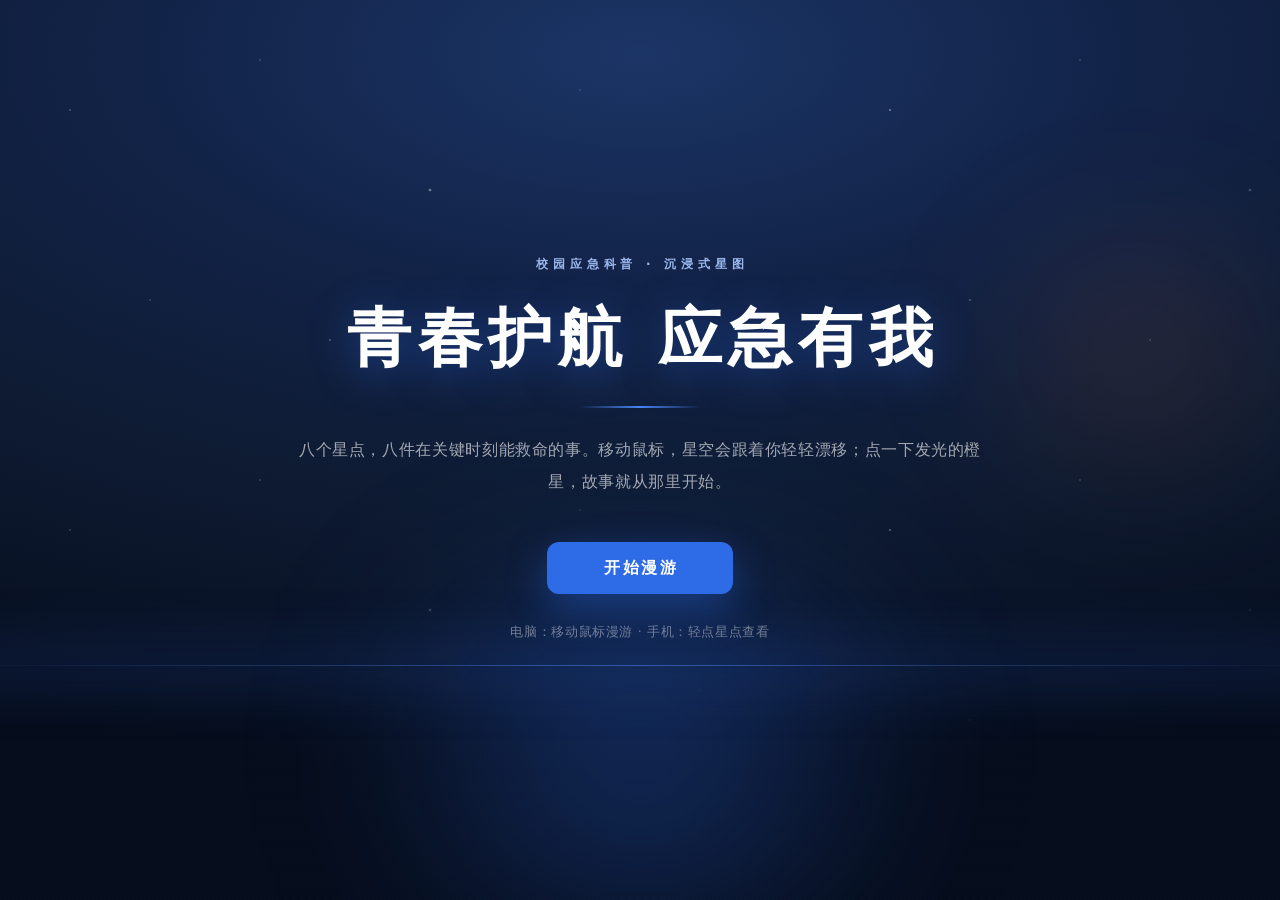
<file: index.html>
<!DOCTYPE html>
<html lang="zh-CN">
<head>
  <meta charset="UTF-8" />
  <meta name="viewport" content="width=device-width, initial-scale=1, viewport-fit=cover" />
  <meta name="theme-color" content="#0E1B33" />
  <title>青春护航 应急有我</title>

  <!-- ═══════════════════════════════════════════════════════════════════
       隐式 AI 标识（依据《人工智能生成合成内容标识办法》、GB 45438-2025）
       生成合成内容属性：AI 辅助生成（页面代码与视觉设计）
       生成合成服务提供者：Anthropic Claude Code
       生成合成时间：2026-09-15
       —— 本标识不呈现给读者，仅存在于页面元数据中；如需调整提供者名称或
          补充内容制作编号，改下面几行即可（改动后需重新发布）
       ═══════════════════════════════════════════════════════════════════ -->
  <meta name="ai-generated" content="true" />
  <meta name="ai-content-type" content="AIGC" />
  <meta name="ai-service-provider" content="Anthropic Claude Code" />
  <meta name="ai-generated-date" content="2026-09-15" />
  <meta name="generator" content="Claude Code (Anthropic)" />

  <link rel="icon" href="data:," />
  <!-- 唯一外部样式；无任何第三方库、字体 CDN。星空由 CSS 绘制，实景图来自 photoes/ -->
  <link rel="stylesheet" href="./style.css" />
</head>
<body>

  <!-- ========== 载入遮罩：等 storyData.json 就绪，此处不放叙事文案 ========== -->
  <div class="loader" id="loader"><span class="loader__ring" aria-hidden="true"></span></div>

  <!-- ============================================================
       封面页：全屏居中 · 渐变星光背景
       文案全部留空，由 main.js 从 storyData.json 注入
       ============================================================ -->
  <section class="cover is-hidden" id="cover">
    <div class="cover__bg" aria-hidden="true">
      <span class="cover__stars"></span>
      <span class="cover__glow cover__glow--a"></span>
      <span class="cover__glow cover__glow--b"></span>
      <span class="cover__beam"></span>
      <!-- 流星雨：每条流星一个 <i>，位置 / 速度 / 疏密全部由 CSS 控制，无需 JS -->
      <span class="meteors">
        <i></i><i></i><i></i><i></i><i></i><i></i>
        <i></i><i></i><i></i><i></i><i></i><i></i>
        <i></i><i></i><i></i><i></i><i></i><i></i>
      </span>
      <span class="cover__grain"></span>
    </div>

    <div class="cover__inner">
      <p class="cover__kicker" id="coverKicker"></p>
      <h1 class="cover__title" id="coverTitle"></h1>
      <span class="cover__rule" aria-hidden="true"></span>
      <p class="cover__intro" id="coverIntro"></p>
      <button class="btn btn--primary" id="startBtn" type="button"></button>
      <p class="cover__hint" id="coverHint"></p>
    </div>
  </section>

  <!-- ============================================================
       漫游主场景：一片星空，八颗星点由星轨相连
       ============================================================ -->
  <main class="world is-hidden" id="world">

    <!-- —— 星图：远层星场 + 近层星座，两层以不同系数随鼠标漂移 —— -->
    <section class="sky" id="sky">
      <div class="sky__drift sky__drift--far" id="driftFar" aria-hidden="true">
        <span class="sky__stars sky__stars--far"></span>
        <span class="sky__stars sky__stars--near"></span>
        <span class="sky__glow sky__glow--a"></span>
        <span class="sky__glow sky__glow--b"></span>
      </div>

      <!-- 流星雨：与封面同一套 .meteors，压在远层星场之上、星座之下 -->
      <span class="meteors" aria-hidden="true">
        <i></i><i></i><i></i><i></i><i></i><i></i>
        <i></i><i></i><i></i><i></i><i></i><i></i>
        <i></i><i></i><i></i><i></i><i></i><i></i>
      </span>

      <div class="sky__drift sky__drift--near" id="driftNear">
        <!-- 星轨：viewBox 用 0-100 百分比坐标，线条由 JS 依 star.x / star.y 生成 -->
        <svg class="trails" id="trails" viewBox="0 0 100 100" preserveAspectRatio="none" aria-hidden="true"></svg>
        <!-- 星点：由 JS 依 storyData.spots 生成 -->
        <div class="stars" id="stars"></div>
      </div>

      <span class="sky__grain" aria-hidden="true"></span>
    </section>

    <!-- —— HUD：左上标题 + 返回首页 / 重置进度 · 右上进度胶囊 + 可视化进度条 —— -->
    <div class="hud">
      <div class="hud__left">
        <span class="hud__title" id="worldTitle"></span>
        <button class="hud__btn" type="button" id="homeBtn"></button>
        <button class="hud__btn" type="button" id="resetBtn"></button>
      </div>
      <div class="hud__progress">
        <span class="hud__progress-text" id="progressText"></span>
        <span class="hud__bar" aria-hidden="true"><span class="hud__bar-fill" id="hudBarFill"></span></span>
      </div>
    </div>

    <!-- —— 新手引导：进入星图后轻提示，几秒后自动消失（点星即消失） —— -->
    <div class="guide" id="guideToast" role="status">
      <span class="guide__dot" aria-hidden="true"></span>
      <span class="guide__text" id="guideText"></span>
    </div>

    <!-- —— 底部毛玻璃文字面板（移动端变抽屉）—— -->
    <section class="panel" id="panel">
      <span class="panel__handle" id="panelHandle" role="button" tabindex="0" aria-label="展开或收起文字面板"></span>
      <header class="panel__head">
        <span class="panel__scene" id="panelScene"></span>
        <span class="panel__name" id="panelName"></span>
        <span class="panel__chevron" aria-hidden="true"></span>
      </header>
      <div class="panel__body">
        <!-- 标签栏：只有点位有四类内容，序章隐藏（由 .panel--spot 控制）；
             点 2/3/4 这三页 = 把大卡片里的图换成二类海报 -->
        <div class="panel__tabs" id="panelTabs" role="tablist">
          <button class="panel__tab is-active" type="button" role="tab" data-tab="1" id="tabBtn1"></button>
          <button class="panel__tab" type="button" role="tab" data-tab="2" id="tabBtn2"></button>
          <button class="panel__tab" type="button" role="tab" data-tab="3" id="tabBtn3"></button>
          <button class="panel__tab" type="button" role="tab" data-tab="4" id="tabBtn4"></button>
        </div>
        <div class="panel__inner">
          <!-- 标签 1 场景叙事：40ms/字逐字写入，末尾带闪烁下划线光标；
               卡片换第二张时整体平切换成二类叙事 -->
          <div class="pane is-active" id="pane1" role="tabpanel">
            <p class="panel__narrative" id="lineNarrative"></p>
          </div>
          <!-- 标签 2 科普精讲：卡片收起后自动切到这一页 -->
          <div class="pane" id="pane2" role="tabpanel">
            <div class="panel__tipbox" id="tipBox">
              <span class="panel__badge" id="tipBadge"></span>
              <p class="panel__tip" id="lineTip"></p>
            </div>
          </div>
          <!-- 标签 3 误区避雷 / 标签 4 记忆口诀 -->
          <div class="pane" id="pane3" role="tabpanel"><p class="panel__note" id="lineMyth"></p></div>
          <div class="pane" id="pane4" role="tabpanel"><p class="panel__note" id="lineRhyme"></p></div>
        </div>
      </div>
    </section>

    <!-- —— 大图片卡片：从被点击的星点位置弹性弹出，点任意处关闭 —— -->
    <div class="bigcard is-hidden" id="bigcard" role="dialog" aria-modal="true" aria-label="点位图片">
      <div class="bigcard__mask" aria-hidden="true"></div>
      <figure class="bigcard__card" id="bigcardCard">
        <img class="bigcard__img" id="bigcardImg" alt="" />
        <!-- 第二张照片：盖在第一张上做交叉淡入（点科普精讲 / 误区避雷 / 记忆口诀 出现，
             点回场景叙事又淡出，绝不自动） -->
        <img class="bigcard__img bigcard__img--second" id="bigcardImg2" alt="" />
        <div class="bigcard__ph is-hidden" id="bigcardPh">
          <span class="bigcard__phtext" id="bigcardPhText"></span>
        </div>
      </figure>
    </div>
  </main>

  <!-- ============================================================
       结尾总结：8 颗星全部点亮后居中弹出，标题与正文逐字打出
       ============================================================ -->
  <div class="ending is-hidden" id="ending">
    <div class="ending__mask" aria-hidden="true"></div>
    <div class="ending__card" role="dialog" aria-modal="true" aria-labelledby="endingTitle">
      <p class="ending__kicker" id="endingKicker"></p>
      <h2 class="ending__title" id="endingTitle"></h2>
      <div class="ending__body" id="endingBody"></div>
      <button class="btn btn--ghost" id="restartBtn" type="button"></button>
    </div>
  </div>

  <!-- ========== 错误层：storyData.json 读取失败时（如 file:// 直开） ========== -->
  <div class="fatal is-hidden" id="fatal">
    <div class="fatal__card">
      <h2 class="fatal__title" id="fatalTitle"></h2>
      <p class="fatal__msg" id="fatalMsg"></p>
      <pre class="fatal__code" id="fatalCode"></pre>
    </div>
  </div>

  <script src="./main.js"></script>
</body>
</html>
</file>
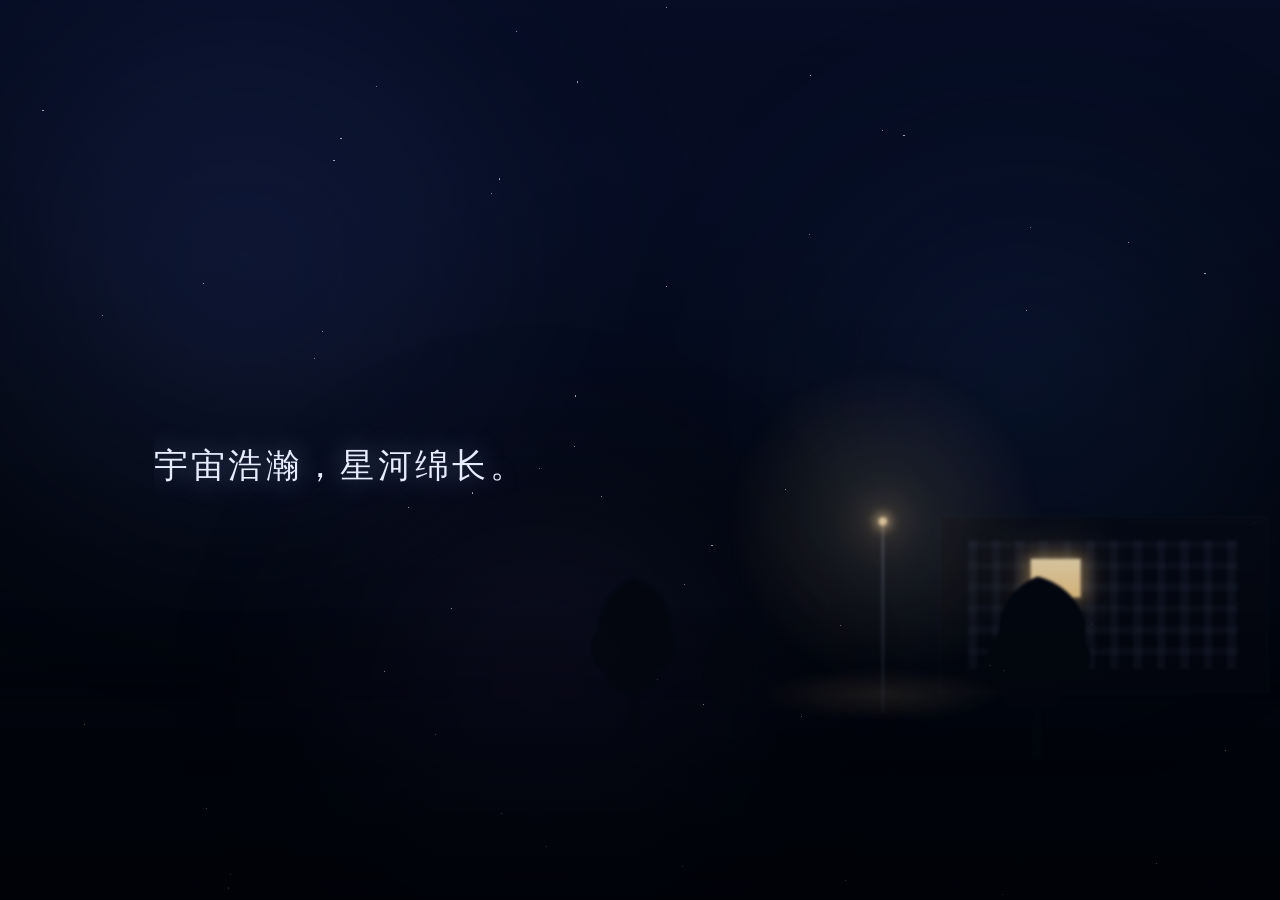
<file: 漫游前传/index.html>
<!DOCTYPE html>
<html lang="zh-CN">
<head>
<meta charset="UTF-8">
<meta name="viewport" content="width=device-width, initial-scale=1.0">
<title>《星空救赎》前传</title>
<style>
  :root {
    --bg-top: #060d24;
    --bg-mid: #030812;
    --bg-bot: #01030a;
    --text-main: #e8ecff;
    --text-dim: rgba(232, 236, 255, 0.16);
    --gold: #ffd98a;
  }

  * { margin: 0; padding: 0; box-sizing: border-box; }

  html, body { height: 100%; }

  body {
    background:
      radial-gradient(ellipse 80% 55% at 50% 18%, var(--bg-top) 0%, transparent 70%),
      linear-gradient(180deg, var(--bg-top) 0%, var(--bg-mid) 45%, var(--bg-bot) 100%);
    color: var(--text-main);
    font-family: "Songti SC", "STSongti-SC", "STSong", "Noto Serif SC", "SimSun", serif;
    overflow: hidden;
    display: flex;
    flex-direction: column;
    align-items: flex-start;
  }

  /* ============ 黑场渐亮 ============ */
  .blackout {
    position: fixed;
    inset: 0;
    z-index: 60;
    background: #000;
    opacity: 1;
    transition: opacity 4s ease;
    pointer-events: none;
  }
  .blackout.lift { opacity: 0; }

  /* ============ 底层：深空星云慢流动 ============ */
  .nebula { position: fixed; inset: 0; z-index: 0; pointer-events: none; }
  .nebula span {
    position: absolute;
    border-radius: 50%;
    filter: blur(70px);
    animation: nebula-drift var(--dur, 100s) ease-in-out infinite alternate;
  }
  @keyframes nebula-drift {
    from { transform: translate3d(0, 0, 0) scale(1); }
    to { transform: translate3d(var(--dx, 80px), var(--dy, -60px), 0) scale(1.2); }
  }

  /* ============ 中层：零星星点呼吸闪烁 ============ */
  .stars {
    position: fixed;
    inset: 0;
    z-index: 1;
    pointer-events: none;
    opacity: 0.25;
    transition: opacity 4s ease;
  }
  .star {
    position: absolute;
    border-radius: 50%;
    background: #fff;
    animation:
      twinkle var(--tw, 5s) ease-in-out infinite,
      star-drift var(--sd, 28s) ease-in-out infinite alternate;
  }
  @keyframes twinkle {
    0%, 100% { opacity: 0.06; }
    50% { opacity: var(--peak, 0.35); }
  }
  @keyframes star-drift {
    from { transform: translate3d(0, 0, 0); }
    to { transform: translate3d(var(--sdx, 8px), var(--sdy, -6px), 0); }
  }

  /* ============ 第一镜 / 第二镜：校园夜景 ============ */
  .campus {
    position: fixed;
    inset: 0;
    z-index: 2;
    pointer-events: none;
    opacity: 0;
    filter: blur(1.6px) saturate(0.85);
    transition: opacity 3.6s ease;
  }
  .campus.on { opacity: 0.85; }
  .campus.gone { opacity: 0; transition: opacity 1.1s ease; }
  .campus-inner {
    position: absolute;
    inset: 0;
    transform-origin: 68% 76%;
    will-change: transform, filter;
  }
  .campus.push .campus-inner {
    transform: scale(1.07);
    transition: transform 18s linear;
  }
  /* 情绪下沉：轻微失焦呼吸 */
  .campus.storm .campus-inner { animation: defocus 7.5s ease-in-out infinite; }
  @keyframes defocus {
    0%, 100% { filter: blur(0px); }
    50% { filter: blur(3px); }
  }

  .ground {
    position: absolute;
    left: 0; right: 0; bottom: 0;
    height: 32vh;
    background: linear-gradient(180deg, transparent 0%, rgba(2, 5, 12, 0.5) 42%, rgba(2, 4, 10, 0.94) 100%);
  }

  .school {
    position: absolute;
    right: 3%;
    bottom: 23%;
    width: clamp(150px, 24vw, 330px);
    height: clamp(80px, 13vw, 175px);
    background: linear-gradient(180deg, #050a17, #03060f);
    border-radius: 3px;
    box-shadow: inset 0 0 0 1px rgba(120, 150, 220, 0.06);
  }
  .win-grid {
    position: absolute;
    inset: 14% 9%;
    background-image:
      repeating-linear-gradient(90deg, rgba(150, 180, 255, 0.055) 0 8px, transparent 8px 22px),
      repeating-linear-gradient(180deg, rgba(150, 180, 255, 0.045) 0 7px, transparent 7px 20px);
  }
  /* 远处教室还留着一盏灯 */
  .win-lit {
    position: absolute;
    left: 28%;
    top: 24%;
    width: 15%;
    height: 22%;
    background: linear-gradient(180deg, #ffe6b0, #ffcf7d);
    box-shadow:
      0 0 14px 3px rgba(255, 205, 120, 0.55),
      0 0 46px 12px rgba(255, 190, 100, 0.18);
    transition: opacity 1.4s ease, box-shadow 1.4s ease;
  }
  .win-lit.out { opacity: 0; box-shadow: none; }
  /* 星光倒映在窗玻璃上 */
  .win-lit i {
    position: absolute;
    width: 1.6px; height: 1.6px;
    border-radius: 50%;
    background: #fff;
    opacity: 0.2;
    animation: twinkle 6s ease-in-out infinite;
  }
  .win-lit i:nth-child(1) { left: 22%; top: 30%; animation-delay: -1.2s; }
  .win-lit i:nth-child(2) { left: 58%; top: 22%; animation-delay: -3.4s; }
  .win-lit i:nth-child(3) { left: 40%; top: 64%; animation-delay: -5.1s; }

  .lamp-group {
    position: absolute;
    right: 31%;
    bottom: 21%;
    transition: opacity 2s ease;
  }
  .lamp-group.out { opacity: 0; }
  .lamp-group.dying { animation: lamp-die 1.15s steps(1, end) 1; }
  @keyframes lamp-die {
    0%, 24% { opacity: 1; }
    25%, 38% { opacity: 0.22; }
    39%, 58% { opacity: 1; }
    59%, 68% { opacity: 0.08; }
    69%, 100% { opacity: 1; }
  }
  .lamp {
    position: relative;
    width: 2px;
    height: clamp(90px, 14vw, 180px);
    background: linear-gradient(180deg, rgba(120, 135, 175, 0.5), rgba(90, 105, 140, 0.16));
  }
  .lamp::before {
    content: '';
    position: absolute;
    top: -4px;
    left: 50%;
    transform: translateX(-50%);
    width: 8px; height: 8px;
    border-radius: 50%;
    background: #ffe3ad;
    box-shadow:
      0 0 10px 3px rgba(255, 215, 140, 0.8),
      0 0 34px 10px rgba(255, 190, 105, 0.28);
  }
  .lamp::after {
    content: '';
    position: absolute;
    left: 50%; top: -2px;
    transform: translate(-50%, -50%);
    width: clamp(160px, 24vw, 340px);
    height: clamp(160px, 24vw, 340px);
    border-radius: 50%;
    background: radial-gradient(circle, rgba(255, 214, 150, 0.16), rgba(255, 200, 120, 0.06) 45%, transparent 70%);
  }
  .lamp-pool {
    position: absolute;
    left: 50%;
    bottom: -8px;
    width: clamp(120px, 18vw, 260px);
    height: clamp(26px, 4vw, 52px);
    transform: translateX(-50%);
    border-radius: 50%;
    background: radial-gradient(ellipse at center, rgba(255, 205, 130, 0.12), transparent 70%);
  }

  .tree {
    position: absolute;
    transform-origin: 50% 96%;
    overflow: visible;
    animation: sway 8.5s ease-in-out infinite alternate;
  }
  .tree-a { right: 45%; bottom: 18.5%; width: clamp(56px, 8.5vw, 122px); }
  .tree-b { right: 15%; bottom: 16.5%; width: clamp(64px, 9.5vw, 140px); animation-delay: -2.4s; }
  .tree-c { right: 39%; bottom: 18%; width: clamp(44px, 6.5vw, 96px); animation-delay: -5.2s; }
  @keyframes sway {
    from { transform: rotate(-1.1deg); }
    to { transform: rotate(1.3deg); }
  }
  .campus.storm .tree-a { animation: sway-hard 1.25s ease-in-out infinite alternate; }
  .campus.storm .tree-b { animation: sway-hard 1.1s ease-in-out -0.4s infinite alternate; }
  .campus.storm .tree-c { animation: sway-hard 1.45s ease-in-out -0.8s infinite alternate; }
  @keyframes sway-hard {
    from { transform: rotate(-3.6deg); }
    to { transform: rotate(3.4deg); }
  }

  /* 像隔着水面回忆 */
  .water-sheen {
    position: absolute;
    inset: -10%;
    background: linear-gradient(115deg, transparent 38%, rgba(185, 210, 255, 0.055) 50%, transparent 62%);
    background-size: 260% 260%;
    mix-blend-mode: screen;
    animation: sheen 17s ease-in-out infinite alternate;
  }
  @keyframes sheen {
    from { background-position: 0% 0%; }
    to { background-position: 100% 100%; }
  }

  /* ============ 第二镜：雨与窗 ============ */
  .rain {
    position: fixed;
    inset: 0;
    z-index: 3;
    pointer-events: none;
    opacity: 0;
    transition: opacity 2.2s ease;
  }
  .rain.on { opacity: 1; }
  .rain-fall { position: absolute; inset: -8% 0; }
  .rain-fall::before,
  .rain-fall::after {
    content: '';
    position: absolute;
    inset: 0;
    background-repeat: repeat;
  }
  .rain-fall::before {
    background-image: repeating-linear-gradient(94deg, rgba(200, 220, 255, 0.085) 0 1px, transparent 1px 11px);
    background-size: 100% 190px;
    animation: rainfall-a 0.85s linear infinite;
  }
  .rain-fall::after {
    background-image: repeating-linear-gradient(92deg, rgba(200, 220, 255, 0.05) 0 1px, transparent 1px 17px);
    background-size: 100% 260px;
    animation: rainfall-b 1.4s linear infinite;
  }
  @keyframes rainfall-a {
    from { background-position: 0 0; }
    to { background-position: -10px 190px; }
  }
  @keyframes rainfall-b {
    from { background-position: 0 0; }
    to { background-position: -7px 260px; }
  }
  .win-frame {
    position: absolute;
    inset: 0;
    box-shadow: inset 0 0 0 1px rgba(190, 210, 255, 0.05), inset 0 0 90px rgba(2, 5, 14, 0.45);
  }
  .win-frame::before {
    content: '';
    position: absolute;
    top: 0; bottom: 0; left: 64%;
    width: 1px;
    background: linear-gradient(180deg, rgba(190, 210, 255, 0.05), rgba(190, 210, 255, 0.12), rgba(190, 210, 255, 0.05));
  }
  .win-frame::after {
    content: '';
    position: absolute;
    left: 0; right: 0; top: 23%;
    height: 1px;
    background: linear-gradient(90deg, rgba(190, 210, 255, 0.05), rgba(190, 210, 255, 0.12), rgba(190, 210, 255, 0.05));
  }
  .drop {
    position: absolute;
    width: 3px;
    border-radius: 3px;
    background: linear-gradient(180deg, rgba(220, 235, 255, 0.32), rgba(200, 220, 255, 0.05));
    box-shadow: 0 1px 3px rgba(180, 210, 255, 0.25);
    animation: drip var(--dur) cubic-bezier(0.45, 0.05, 0.85, 0.5) var(--delay) infinite;
    will-change: transform;
  }
  @keyframes drip {
    0% { transform: translateY(-12vh) translateX(0); opacity: 0; }
    6% { opacity: 1; }
    38% { transform: translateY(27vh) translateX(2px); }
    52% { transform: translateY(27vh) translateX(2px); }
    64% { transform: translateY(50vh) translateX(-1px); }
    71% { transform: translateY(50vh) translateX(-1px); }
    100% { transform: translateY(112vh) translateX(1px); opacity: 0.85; }
  }

  /* ============ 暗化层：夜色压重 ============ */
  .veil {
    position: fixed;
    inset: 0;
    z-index: 4;
    pointer-events: none;
    background: radial-gradient(ellipse 120% 90% at 60% 40%, rgba(1, 3, 10, 0.55), rgba(0, 1, 4, 0.88) 80%);
    opacity: 0;
    transition: opacity 2.6s ease;
  }
  .veil.lv2 { opacity: 0.5; }
  .veil.lv3 { opacity: 0.62; }
  .veil.lv4 { opacity: 0.14; }
  .veil.lv5 { opacity: 0.06; }

  /* ============ 第三镜：玻璃碎裂 ============ */
  .shatter {
    position: fixed;
    inset: 0;
    z-index: 5;
    pointer-events: none;
  }

  /* ============ 第四～六镜：八星与星轨 ============ */
  .sky {
    position: fixed;
    inset: 0;
    z-index: 6;
    pointer-events: none;
    transition: transform 9s cubic-bezier(0.32, 0.06, 0.3, 1);
  }
  .sky.advance { transform: translate(-3%, 5%) scale(1.12); }
  .orbit {
    position: absolute;
    inset: 0;
    animation: orbit-drift 30s ease-in-out infinite alternate;
  }
  @keyframes orbit-drift {
    from { transform: rotate(-0.7deg) translate(-0.5%, 0.4%); }
    to { transform: rotate(0.7deg) translate(0.5%, -0.4%); }
  }
  .star-trail {
    position: absolute;
    inset: 0;
    width: 100%;
    height: 100%;
    overflow: visible;
  }
  .star-trail path { fill: none; stroke-linecap: round; }
  .star-trail .base {
    stroke: rgba(150, 185, 255, 0);
    stroke-width: 1.6;
    transition: stroke 3s ease;
  }
  .star-trail.lit .base { stroke: rgba(150, 185, 255, 0.45); }
  .star-trail .flow {
    stroke: rgba(235, 244, 255, 0.6);
    stroke-width: 2;
    opacity: 0;
    transition: opacity 2.4s ease;
    animation: flow 7s linear infinite;
    animation-play-state: paused;
  }
  .star-trail.lit .flow { opacity: 0.75; animation-play-state: running; }
  @keyframes flow {
    from { stroke-dashoffset: var(--dash, 1400px); }
    to { stroke-dashoffset: 0; }
  }

  .main-stars { position: absolute; inset: 0; }
  .main-star {
    position: absolute;
    width: 4px;
    height: 4px;
    border-radius: 50%;
    background: #fff;
    box-shadow:
      0 0 10px 2px rgba(255, 232, 190, 0.75),
      0 0 30px 7px rgba(150, 180, 255, 0.28);
    opacity: 0;
    transition: opacity 1.6s ease;
  }
  .main-star.lit { opacity: 1; }
  /* 点亮瞬间的光晕环 */
  .main-star::after {
    content: '';
    position: absolute;
    inset: -2px;
    border-radius: 50%;
    border: 1px solid rgba(235, 244, 255, 0.85);
    opacity: 0;
    transform: scale(0.3);
  }
  .main-star.lit::after { animation: star-ring 1.05s ease-out 1; }
  @keyframes star-ring {
    0% { opacity: 0.85; transform: scale(0.25); }
    100% { opacity: 0; transform: scale(3.4); }
  }
  .main-stars.resonate .main-star { animation: resonate 2.6s ease-in-out infinite; }
  @keyframes resonate {
    0%, 100% { transform: scale(1); }
    50% {
      transform: scale(1.22);
      box-shadow:
        0 0 13px 4px rgba(255, 232, 190, 0.75),
        0 0 36px 10px rgba(150, 180, 255, 0.36);
    }
  }

  /* ============ 第五镜：安全铠甲（光膜） ============ */
  .membrane {
    position: fixed;
    left: 70%;
    top: 53%;
    z-index: 7;
    pointer-events: none;
    width: clamp(230px, 36vw, 470px);
    height: clamp(230px, 36vw, 470px);
    transform: translate(-50%, -50%) scale(0.12);
    transform-origin: 50% 10%;
    opacity: 0;
    transition: opacity 1.1s ease, transform 1.9s cubic-bezier(0.16, 0.8, 0.3, 1);
  }
  .membrane.on { opacity: 1; transform: translate(-50%, -50%) scale(1); }
  .dome {
    position: absolute;
    inset: 0;
    border-radius: 50%;
    background: radial-gradient(circle at 50% 42%, rgba(165, 195, 255, 0.13), rgba(140, 175, 255, 0.05) 52%, transparent 70%);
    box-shadow: inset 0 0 46px rgba(175, 205, 255, 0.16), 0 0 60px rgba(140, 175, 255, 0.07);
  }
  .dome-rim {
    position: absolute;
    inset: 0;
    border-radius: 50%;
    background: conic-gradient(from 0deg, transparent 0deg, rgba(215, 235, 255, 0.55) 40deg, transparent 120deg, transparent 220deg, rgba(190, 220, 255, 0.3) 280deg, transparent 360deg);
    -webkit-mask: radial-gradient(circle, transparent 63%, #000 66%, #000 69%, transparent 72%);
    mask: radial-gradient(circle, transparent 63%, #000 66%, #000 69%, transparent 72%);
    opacity: 0.55;
    animation: rim-spin 24s linear infinite;
  }
  @keyframes rim-spin {
    to { transform: rotate(360deg); }
  }
  .membrane .micro {
    position: absolute;
    left: 50%;
    bottom: 15%;
    width: 74%;
    transform: translateX(-50%);
    opacity: 0.92;
    animation: micro-float 9s ease-in-out infinite alternate;
  }
  @keyframes micro-float {
    from { transform: translateX(-50%) translateY(0); }
    to { transform: translateX(-50%) translateY(-7px); }
  }

  /* ============ 第六镜：航路尽头的白光 ============ */
  .path-light {
    position: fixed;
    left: 95%;
    top: 30%;
    z-index: 8;
    pointer-events: none;
    width: clamp(190px, 30vw, 430px);
    height: clamp(190px, 30vw, 430px);
    transform: translate(-50%, -50%) scale(0.7);
    background: radial-gradient(circle, rgba(255, 255, 255, 0.5), rgba(220, 235, 255, 0.2) 32%, rgba(160, 195, 255, 0.06) 58%, transparent 72%);
    opacity: 0;
    transition: opacity 3s ease, transform 4.5s cubic-bezier(0.2, 0.7, 0.3, 1);
  }
  .path-light.on {
    opacity: 1;
    transform: translate(-50%, -50%) scale(1);
    animation: light-pulse 5.5s ease-in-out infinite;
  }
  @keyframes light-pulse {
    0%, 100% { filter: brightness(0.92); }
    50% { filter: brightness(1.14); }
  }

  /* ============ 画面柔和提亮 ============ */
  .glow {
    position: fixed;
    inset: 0;
    z-index: 9;
    background: radial-gradient(ellipse 90% 60% at 65% 30%, rgba(140, 170, 255, 0.09), transparent 65%);
    opacity: 0;
    transition: opacity 3s ease;
    pointer-events: none;
  }
  .glow.on { opacity: 1; }

  /* ============ 顶层：诗意台词逐行淡入 ============ */
  .stage {
    position: relative;
    z-index: 10;
    width: min(720px, calc(100vw - 48px - clamp(24px, 12vw, 180px)));
    margin-top: auto;
    margin-bottom: auto;
    margin-left: clamp(24px, 12vw, 180px);
    height: 58vh;
    min-height: 360px;
    overflow: hidden;
    -webkit-mask-image: linear-gradient(180deg, transparent 0%, #000 16%, #000 84%, transparent 100%);
    mask-image: linear-gradient(180deg, transparent 0%, #000 16%, #000 84%, transparent 100%);
  }

  .track {
    position: absolute;
    left: 0;
    right: 0;
    top: 0;
    transition: transform 0.45s cubic-bezier(0.4, 0, 0.2, 1);
  }

  .line {
    opacity: 0;
    transition: opacity 0.45s ease, text-shadow 0.45s ease;
    padding: 0;
    font-size: clamp(1.15rem, 3vw, 1.5rem);
    line-height: 2.1;
    letter-spacing: 0.1em;
    text-align: left;
    color: var(--text-main);
  }
  .line.v-first { padding-top: 0.95em; }
  .line.v-last { padding-bottom: 0.95em; }
  .line.active {
    opacity: 1;
    text-shadow: 0 0 28px rgba(160, 185, 255, 0.45);
  }
  .line.done { opacity: 1; color: var(--text-dim); }
  .line.big { font-size: clamp(1.6rem, 4.5vw, 2.1rem); }
  .line.gold { color: var(--gold); }
  .line.gold.active { text-shadow: 0 0 28px rgba(255, 217, 138, 0.4); }

  /* ============ 末尾唯一按钮：末句定格后淡入 ============ */
  .enter {
    position: fixed;
    z-index: 20;
    left: clamp(24px, 12vw, 180px);
    bottom: clamp(40px, 12vh, 110px);
    padding: 0.85em 2.6em;
    font: inherit;
    font-size: clamp(0.95rem, 2.2vw, 1.05rem);
    letter-spacing: 0.34em;
    text-indent: 0.34em;
    color: var(--text-main);
    background: rgba(140, 170, 255, 0.04);
    border: 1px solid rgba(232, 236, 255, 0.32);
    border-radius: 999px;
    cursor: pointer;
    opacity: 0;
    transform: translateY(10px);
    pointer-events: none;
    animation: breathe 3.6s ease-in-out infinite;
    transition:
      opacity 1.6s ease,
      transform 1.6s ease,
      color 0.6s ease,
      border-color 0.6s ease,
      box-shadow 0.6s ease;
  }
  .enter.on { opacity: 1; transform: translateY(0); pointer-events: auto; }
  .enter:active { transform: translateY(0) scale(0.97); }
  .enter:hover, .enter:focus-visible {
    animation: none;
    color: var(--gold);
    border-color: rgba(255, 217, 138, 0.55);
    box-shadow: 0 0 24px rgba(255, 217, 138, 0.18), 0 0 60px rgba(150, 180, 255, 0.12);
    outline: none;
  }
  @keyframes breathe {
    0%, 100% { box-shadow: 0 0 0 rgba(160, 185, 255, 0); }
    50% { box-shadow: 0 0 22px rgba(160, 185, 255, 0.14); }
  }

  @media (max-width: 640px) {
    .main-star { width: 3px; height: 3px; }
    .enter { padding: 0.8em 2.1em; }
    .campus.on { opacity: 0.6; }
    /* 竖屏：台词下移，把上半屏让给星弧与光膜 */
    .stage { height: 44vh; min-height: 260px; margin-bottom: 12vh; }
    .membrane { left: 70%; top: 36%; width: clamp(170px, 48vw, 300px); height: clamp(170px, 48vw, 300px); }
    .path-light { left: 88%; top: 30%; }
  }
</style>
</head>
<body>
  <div class="nebula" id="nebula"></div>
  <div class="stars" id="stars"></div>

  <!-- 第一镜 / 第二镜：校园夜景 -->
  <div class="campus" id="campus">
    <div class="campus-inner">
      <div class="ground"></div>
      <div class="school">
        <div class="win-grid"></div>
        <div class="win-lit" id="winLit"><i></i><i></i><i></i></div>
      </div>
      <div class="lamp-group" id="lampGroup">
        <div class="lamp-pool"></div>
        <div class="lamp"></div>
      </div>
      <svg class="tree tree-a" viewBox="0 0 100 140" aria-hidden="true">
        <path d="M50 4 C68 10 84 28 82 50 C90 60 86 78 72 84 C74 96 62 104 50 100 C38 106 24 96 26 84 C12 78 10 58 20 48 C18 28 34 10 50 4 Z" fill="#030711"/>
        <path d="M47 96 h6 v42 h-6 z" fill="#030711"/>
      </svg>
      <svg class="tree tree-b" viewBox="0 0 100 140" aria-hidden="true">
        <path d="M50 2 C72 8 90 26 86 52 C96 64 88 84 70 88 C70 100 58 108 48 102 C34 110 18 100 22 86 C8 78 8 56 20 46 C20 24 34 8 50 2 Z" fill="#020610"/>
        <path d="M46 98 h7 v44 h-7 z" fill="#020610"/>
      </svg>
      <svg class="tree tree-c" viewBox="0 0 100 140" aria-hidden="true">
        <path d="M50 6 C66 12 80 30 78 52 C86 62 82 78 70 84 C72 94 60 102 50 98 C40 104 28 94 30 84 C18 78 16 60 24 50 C22 30 36 12 50 6 Z" fill="#030711"/>
        <path d="M47 94 h6 v44 h-6 z" fill="#030711"/>
      </svg>
    </div>
    <div class="water-sheen"></div>
  </div>

  <!-- 第二镜：雨窗 -->
  <div class="rain" id="rain">
    <div class="rain-fall"></div>
    <div class="drops" id="drops"></div>
    <div class="win-frame"></div>
  </div>

  <div class="veil" id="veil"></div>
  <canvas class="shatter" id="shatter"></canvas>

  <!-- 第四～六镜：八星与星轨 -->
  <div class="sky" id="sky">
    <div class="orbit">
      <svg class="star-trail" id="trail" aria-hidden="true">
        <path class="base" id="trailBase"></path>
        <path class="flow" id="trailFlow"></path>
      </svg>
      <div class="main-stars" id="mainStars"></div>
    </div>
  </div>

  <!-- 第五镜：光膜穹顶 -->
  <div class="membrane" id="membrane">
    <div class="dome"></div>
    <div class="dome-rim"></div>
    <svg class="micro" viewBox="0 0 200 90" aria-hidden="true">
      <defs>
        <radialGradient id="microGlow" cx="50%" cy="55%" r="60%">
          <stop offset="0%" stop-color="#96b9ff" stop-opacity="0.16"/>
          <stop offset="100%" stop-color="#96b9ff" stop-opacity="0"/>
        </radialGradient>
      </defs>
      <ellipse cx="100" cy="58" rx="78" ry="30" fill="url(#microGlow)"/>
      <path d="M14 74 H186" stroke="#afcdff" stroke-opacity="0.22" stroke-width="1" fill="none"/>
      <rect x="20" y="36" width="44" height="38" fill="#04091a" stroke="#aac8ff" stroke-opacity="0.2" stroke-width="0.8"/>
      <rect x="28" y="45" width="6" height="7" fill="#ffdd98" fill-opacity="0.9"/>
      <rect x="40" y="45" width="6" height="7" fill="#ffdd98" fill-opacity="0.34"/>
      <rect x="52" y="45" width="6" height="7" fill="#ffdd98" fill-opacity="0.18"/>
      <path d="M96 74 V48" stroke="#afcdff" stroke-opacity="0.3" stroke-width="1" fill="none"/>
      <circle cx="96" cy="46" r="2.4" fill="#ffe2a4" fill-opacity="0.9"/>
      <path d="M120 74 L134 62 L186 74" stroke="#afcdff" stroke-opacity="0.14" stroke-width="0.8" fill="none"/>
      <g fill="#070d1f" stroke="#afcdff" stroke-opacity="0.22" stroke-width="0.5">
        <circle cx="126" cy="60" r="2.2"/><rect x="124.6" y="62.4" width="2.8" height="6" rx="1"/>
        <circle cx="136" cy="62" r="2"/><rect x="134.8" y="64.2" width="2.4" height="5.2" rx="1"/>
        <circle cx="146" cy="60.6" r="2.1"/><rect x="144.7" y="62.8" width="2.6" height="5.6" rx="1"/>
        <circle cx="156" cy="62.6" r="1.9"/><rect x="154.9" y="64.6" width="2.2" height="4.8" rx="1"/>
      </g>
    </svg>
  </div>

  <!-- 第六镜：航路尽头的白光 -->
  <div class="path-light" id="pathLight"></div>

  <div class="glow" id="glow"></div>
  <div class="stage"><div class="track" id="track"></div></div>
  <button class="enter" id="enter" type="button">开启探索</button>
  <div class="blackout" id="blackout"></div>

  <script>
  (function () {
    // ---------- 刷新规则：本页刷新 = 直接回平台封面首页（与平台一致，见 ui「联动」） ----------
    // 只在「刷新」时退回；从平台点「开始漫游」过来（navigate）与历史回退都不受影响。
    var navEntry = performance.getEntriesByType && performance.getEntriesByType('navigation')[0];
    var isReload = navEntry
      ? navEntry.type === 'reload'
      : (performance.navigation && performance.navigation.type === 1);
    if (isReload) {
      location.replace('../index.html');
      return;
    }

    // ---------- 节奏：按 ui 的六镜时间轴，逐句给定停留时长（毫秒） ----------
    var HOLD = 2000;         // 默认每句停留
    var INTERLUDE = 6000;    // 第三镜·星海陷落：无字空镜
    var ENTER_DELAY = 700;   // 末句定格后，按钮淡入前的留白
    var NEXT_URL = '../index.html#world';  // 平台星图；#world 让平台跳过封面直接落在星空

    var verseData = [
      {
        lines: [
          { text: '宇宙浩瀚，星河绵长。', big: true },
          '每一颗闪烁的星辰，皆藏世间安稳的希望；',
          '每一束掠过深空的微光，皆喻生命不屈的力量。'
        ]
      },
      {
        lines: [
          '我们常沉溺岁月静好，以为人间恒久温良。',
          '却不知世事无常，风雨潜行，危难向来无声而至。'
        ]
      },
      {
        lines: [
          { text: '当尘世安稳悄然隐去，这片专属青春的星海，便为人间亮起八座守护星芒。', hold: 4000 },
          { text: '八颗星辰静默伫立，承载八种抵御险情的力量。', hold: 4000 }
        ]
      },
      {
        lines: [
          '它们并非虚妄的夜空萤火，',
          '是慌乱之时定心的航向，',
          '是危境之中自救的箴言，',
          '是青春最温柔、最坚固的生命铠甲。'
        ]
      },
      {
        lines: [
          '以星河为长卷，以学识为微光，以青春赴使命，以初心护平安。',
          { text: '星途已启，万象待明。', gold: true },
          { text: '接下来，请奔赴这场属于你的星际守护漫游。', hold: 4000 }
        ]
      }
    ];

    // 拍平成单句列表
    var lines = [];
    verseData.forEach(function (v) {
      v.lines.forEach(function (line, i) {
        var item = typeof line === 'string' ? { text: line } : line;
        item.firstInVerse = i === 0;
        item.lastInVerse = i === v.lines.length - 1;
        lines.push(item);
      });
    });

    var $ = function (id) { return document.getElementById(id); };
    var nebulaBox = $('nebula');
    var starsBox = $('stars');
    var campus = $('campus');
    var winLit = $('winLit');
    var lampGroup = $('lampGroup');
    var rainBox = $('rain');
    var dropsBox = $('drops');
    var veil = $('veil');
    var blackout = $('blackout');
    var sky = $('sky');
    var trailSvg = $('trail');
    var trailBase = $('trailBase');
    var trailFlow = $('trailFlow');
    var mainStarsBox = $('mainStars');
    var membrane = $('membrane');
    var pathLight = $('pathLight');
    var glow = $('glow');
    var track = $('track');
    var enterBtn = $('enter');
    var stage = document.querySelector('.stage');

    // ---------- 底层星云 ----------
    var nebulaDefs = [
      { size: '58vw', top: '-12%', left: '-10%', color: 'rgba(43, 58, 122, 0.30)', dur: '110s', dx: '120px', dy: '60px' },
      { size: '50vw', top: '8%', left: '55%', color: 'rgba(22, 48, 107, 0.28)', dur: '90s', dx: '-100px', dy: '80px' },
      { size: '44vw', top: '45%', left: '20%', color: 'rgba(58, 43, 106, 0.22)', dur: '130s', dx: '70px', dy: '-90px' }
    ];
    nebulaDefs.forEach(function (d) {
      var s = document.createElement('span');
      s.style.width = d.size;
      s.style.height = d.size;
      s.style.top = d.top;
      s.style.left = d.left;
      s.style.background = 'radial-gradient(circle at 50% 50%, ' + d.color + ', transparent 70%)';
      s.style.setProperty('--dur', d.dur);
      s.style.setProperty('--dx', d.dx);
      s.style.setProperty('--dy', d.dy);
      nebulaBox.appendChild(s);
    });

    // ---------- 中层呼吸星点 ----------
    var frag = document.createDocumentFragment();
    for (var i = 0; i < 55; i++) {
      var st = document.createElement('i');
      st.className = 'star';
      var size = Math.random() * 1 + 0.6;
      st.style.width = size + 'px';
      st.style.height = size + 'px';
      st.style.left = Math.random() * 100 + '%';
      st.style.top = Math.random() * 100 + '%';
      st.style.setProperty('--tw', (Math.random() * 4 + 3).toFixed(2) + 's');
      st.style.setProperty('--peak', (Math.random() * 0.35 + 0.15).toFixed(2));
      st.style.setProperty('--sd', (Math.random() * 24 + 18).toFixed(1) + 's');
      st.style.setProperty('--sdx', (Math.random() * 20 - 10).toFixed(1) + 'px');
      st.style.setProperty('--sdy', (Math.random() * 20 - 10).toFixed(1) + 'px');
      st.style.animationDelay = (-Math.random() * 8).toFixed(2) + 's';
      frag.appendChild(st);
    }
    starsBox.appendChild(frag);

    // ---------- 第二镜：窗上滑落的雨滴 ----------
    var dropFrag = document.createDocumentFragment();
    for (var d = 0; d < 11; d++) {
      var dp = document.createElement('i');
      dp.className = 'drop';
      dp.style.left = (4 + Math.random() * 92).toFixed(1) + '%';
      dp.style.top = '0';
      dp.style.height = (12 + Math.random() * 16).toFixed(0) + 'px';
      dp.style.setProperty('--dur', (9 + Math.random() * 7).toFixed(1) + 's');
      dp.style.setProperty('--delay', (-Math.random() * 16).toFixed(1) + 's');
      dropFrag.appendChild(dp);
    }
    dropsBox.appendChild(dropFrag);

    // ---------- 八颗主星：弧形星轨（自左向右展开，通往第六镜的白光） ----------
    var mainStarPos = [
      { x: 46, y: 20 }, { x: 52, y: 13.5 }, { x: 60, y: 8.5 }, { x: 69, y: 5.8 },
      { x: 78, y: 6.8 }, { x: 85, y: 10.5 }, { x: 90, y: 16 }, { x: 93.2, y: 23.5 }
    ];
    var mainStarEls = mainStarPos.map(function (p, i) {
      var el = document.createElement('i');
      el.className = 'main-star';
      el.style.left = p.x + '%';
      el.style.top = p.y + '%';
      el.style.animationDelay = (-i * 0.28).toFixed(2) + 's';
      mainStarsBox.appendChild(el);
      return el;
    });

    // 星轨路径：穿过八星（Catmull-Rom → 三次贝塞尔）
    var trailLen = 0;
    var litCount = 0;
    function buildTrailPath() {
      var W = window.innerWidth, H = window.innerHeight;
      var pts = mainStarPos.map(function (p) { return { x: p.x / 100 * W, y: p.y / 100 * H }; });
      var d = 'M' + pts[0].x.toFixed(1) + ' ' + pts[0].y.toFixed(1);
      for (var i = 0; i < pts.length - 1; i++) {
        var p0 = pts[i - 1] || pts[i];
        var p1 = pts[i];
        var p2 = pts[i + 1];
        var p3 = pts[i + 2] || pts[i + 1];
        var c1x = p1.x + (p2.x - p0.x) / 6, c1y = p1.y + (p2.y - p0.y) / 6;
        var c2x = p2.x - (p3.x - p1.x) / 6, c2y = p2.y - (p3.y - p1.y) / 6;
        d += ' C' + c1x.toFixed(1) + ' ' + c1y.toFixed(1) + ' ' + c2x.toFixed(1) + ' ' + c2y.toFixed(1) + ' ' + p2.x.toFixed(1) + ' ' + p2.y.toFixed(1);
      }
      trailBase.setAttribute('d', d);
      trailFlow.setAttribute('d', d);
      trailLen = trailBase.getTotalLength();
      trailBase.style.strokeDasharray = trailLen.toFixed(1);
      trailFlow.style.strokeDasharray = '46 ' + Math.ceil(trailLen);
      trailFlow.style.setProperty('--dash', Math.ceil(trailLen + 46) + 'px');
      setTrailProgress(litCount, true);
    }
    function setTrailProgress(n, instant) {
      litCount = n;
      var frac = mainStarEls.length > 1 ? Math.max(0, (n - 1) / (mainStarEls.length - 1)) : 0;
      trailBase.style.transition = instant
        ? 'none'
        : 'stroke-dashoffset 1.1s cubic-bezier(0.3, 0.7, 0.3, 1), stroke 3s ease';
      trailBase.style.strokeDashoffset = (trailLen * (1 - frac)).toFixed(1);
    }
    buildTrailPath();

    // ---------- 第三镜：玻璃碎裂（canvas） ----------
    var Shatter = (function () {
      var cv = $('shatter');
      var ctx = cv.getContext('2d');
      var W = 0, H = 0, DPR = 1;
      var raf = null, t0 = 0, last = 0, running = false, burst = false;
      var cracks = [], shards = [];
      var origin = { x: 0, y: 0 };
      var onBurstCb = null;
      var CRACK_MS = 1500, BURST_MS = 3000, TOTAL_MS = 6000;

      function resize() {
        DPR = Math.min(window.devicePixelRatio || 1, 2);
        W = window.innerWidth;
        H = window.innerHeight;
        cv.width = Math.round(W * DPR);
        cv.height = Math.round(H * DPR);
        cv.style.width = W + 'px';
        cv.style.height = H + 'px';
        ctx.setTransform(DPR, 0, 0, DPR, 0, 0);
      }

      function crackOrigin() {
        var el = winLit;
        if (el) {
          var r = el.getBoundingClientRect();
          if (r.width > 1) return { x: r.left + r.width / 2, y: r.top + r.height / 2 };
        }
        return { x: W * 0.72, y: H * 0.6 };
      }

      function makeCracks() {
        cracks = [];
        var n = 3 + (Math.random() < 0.5 ? 1 : 0);
        for (var c = 0; c < n; c++) {
          var a = (Math.PI * 2 * c) / n + Math.random() * 1.1 - 0.55;
          var x = origin.x, y = origin.y;
          var pts = [{ x: x, y: y }];
          var segs = 9 + (Math.random() * 5 | 0);
          for (var i = 0; i < segs; i++) {
            a += (Math.random() - 0.5) * 0.85;   // 随机游走 → 星轨般弯折
            var len = 16 + Math.random() * 30;
            x += Math.cos(a) * len;
            y += Math.sin(a) * len;
            pts.push({ x: x, y: y });
            if (i > 2 && Math.random() < 0.28) { // 分叉
              var ba = a + (Math.random() < 0.5 ? 1 : -1) * (0.6 + Math.random() * 0.6);
              var bx = x, by = y;
              var bp = [{ x: bx, y: by }];
              var bsegs = 3 + (Math.random() * 3 | 0);
              for (var j = 0; j < bsegs; j++) {
                ba += (Math.random() - 0.5) * 0.7;
                var bl = 10 + Math.random() * 22;
                bx += Math.cos(ba) * bl;
                by += Math.sin(ba) * bl;
                bp.push({ x: bx, y: by });
              }
              cracks.push({ pts: bp, w: 0.8, glow: 0.5, delay: 0.25 + Math.random() * 0.5, grow: 0.6 });
            }
          }
          cracks.push({ pts: pts, w: 1.4, glow: 1, delay: 0, grow: 1 });
        }
      }

      function spawnShards() {
        shards = [];
        var count = Math.round(Math.min(220, (W * H) / 9000));
        for (var i = 0; i < count; i++) {
          var ang = Math.random() * Math.PI * 2;
          var rad = Math.pow(Math.random(), 0.65) * Math.max(W, H) * 0.42;
          var x = origin.x + Math.cos(ang) * rad * 1.15;
          var y = origin.y + Math.sin(ang) * rad * 0.85 + 20;
          if (x < W * 0.18) x = W * 0.18 + Math.random() * W * 0.12;
          shards.push({
            x: x, y: y,
            vx: (x - origin.x) * 0.1 + (Math.random() - 0.5) * 30 + 10,
            vy: (y - origin.y) * 0.09 + (Math.random() - 0.5) * 30 + 28,
            size: 4 + Math.random() * 18,
            rot: Math.random() * Math.PI * 2,
            vr: (Math.random() - 0.5) * 0.08,
            warm: Math.random() < 0.34,
            alpha: 0.55 + Math.random() * 0.45,
            decay: 0.16 + Math.random() * 0.22,
            dust: Math.random() < 0.3
          });
        }
      }

      function drawCracks(t, fade) {
        if (fade <= 0) return;
        ctx.lineCap = 'round';
        ctx.lineJoin = 'round';
        for (var i = 0; i < cracks.length; i++) {
          var c = cracks[i];
          var start = (c.delay || 0) * 1000;
          var dur = CRACK_MS * 0.9 * (c.grow || 1);
          var p = (t - start) / dur;
          if (p <= 0) continue;
          if (p > 1) p = 1;
          var pts = c.pts;
          var total = pts.length - 1;
          var drawn = p * total;
          var full = Math.floor(drawn);
          ctx.beginPath();
          ctx.moveTo(pts[0].x, pts[0].y);
          for (var j = 1; j <= full && j < pts.length; j++) ctx.lineTo(pts[j].x, pts[j].y);
          if (full < total) {
            var f = drawn - full;
            var a1 = pts[full], b1 = pts[full + 1];
            ctx.lineTo(a1.x + (b1.x - a1.x) * f, a1.y + (b1.y - a1.y) * f);
          }
          ctx.strokeStyle = 'rgba(170, 205, 255, ' + (0.1 * c.glow * fade).toFixed(3) + ')';
          ctx.lineWidth = c.w * 4.2;
          ctx.stroke();
          ctx.strokeStyle = 'rgba(226, 238, 255, ' + (0.55 * c.glow * fade).toFixed(3) + ')';
          ctx.lineWidth = c.w;
          ctx.stroke();
        }
      }

      function drawBurst(bt, dt) {
        // 碎裂白闪
        if (bt < 430) {
          var ft = bt / 430;
          var R = 70 + ft * Math.max(W, H) * 0.55;
          var fa = (1 - ft) * 0.45;
          var g = ctx.createRadialGradient(origin.x, origin.y, 0, origin.x, origin.y, R);
          g.addColorStop(0, 'rgba(238, 246, 255, ' + fa.toFixed(3) + ')');
          g.addColorStop(0.45, 'rgba(186, 212, 255, ' + (fa * 0.4).toFixed(3) + ')');
          g.addColorStop(1, 'rgba(160, 190, 255, 0)');
          ctx.fillStyle = g;
          ctx.fillRect(0, 0, W, H);
        }
        // 镜头随碎片下坠：缓慢推近 + 整体上移
        ctx.save();
        var zoom = 1 + Math.min(bt, BURST_MS) / BURST_MS * 0.26;
        var rise = Math.min(bt, BURST_MS) * 0.028;
        ctx.translate(origin.x, origin.y - rise);
        ctx.scale(zoom, zoom);
        ctx.translate(-origin.x, -origin.y);
        for (var i = 0; i < shards.length; i++) {
          var s = shards[i];
          if (s.alpha <= 0) continue;
          s.x += s.vx * dt;
          s.y += s.vy * dt;
          s.rot += s.vr * dt;
          s.alpha -= s.decay * dt;
          var a = Math.max(0, s.alpha);
          var col = s.warm ? '255, 214, 150' : '168, 198, 255';
          ctx.save();
          ctx.translate(s.x, s.y);
          ctx.rotate(s.rot);
          if (s.dust) {
            ctx.fillStyle = 'rgba(' + col + ', ' + (a * 0.7).toFixed(3) + ')';
            ctx.beginPath();
            ctx.arc(0, 0, Math.max(0.7, s.size * 0.12), 0, 6.283);
            ctx.fill();
          } else {
            var hgt = s.size * (0.75 + 0.25 * a);
            ctx.fillStyle = 'rgba(' + col + ', ' + (a * 0.85).toFixed(3) + ')';
            ctx.beginPath();
            ctx.moveTo(-s.size * 0.5, -hgt * 0.5);
            ctx.lineTo(s.size * 0.55, -hgt * 0.28);
            ctx.lineTo(s.size * 0.3, hgt * 0.5);
            ctx.lineTo(-s.size * 0.42, hgt * 0.36);
            ctx.closePath();
            ctx.fill();
            ctx.fillStyle = 'rgba(255, 255, 255, ' + (a * 0.5).toFixed(3) + ')';
            ctx.beginPath();
            ctx.arc(0, 0, Math.max(0.8, s.size * 0.12), 0, 6.283);
            ctx.fill();
          }
          ctx.restore();
        }
        ctx.restore();
      }

      function frame(now) {
        if (!running) return;
        var t = now - t0;
        var dt = Math.min(40, now - (last || now)) / 1000;
        last = now;
        ctx.clearRect(0, 0, W, H);
        ctx.globalCompositeOperation = 'lighter';
        if (t < CRACK_MS) {
          drawCracks(t, 1);
        } else {
          if (!burst) {
            burst = true;
            spawnShards();
            if (onBurstCb) onBurstCb();
          }
          drawCracks(t, Math.max(0, 1 - (t - CRACK_MS) / 380));
          drawBurst(t - CRACK_MS, dt);
        }
        if (t < TOTAL_MS) {
          raf = requestAnimationFrame(frame);
        } else {
          finish();
        }
      }

      function finish() {
        running = false;
        if (raf) cancelAnimationFrame(raf);
        raf = null;
        ctx.clearRect(0, 0, W, H);
      }

      function start(cb) {
        resize();
        origin = crackOrigin();
        makeCracks();
        shards = [];
        burst = false;
        onBurstCb = cb || null;
        t0 = performance.now();
        last = 0;
        running = true;
        if (raf) cancelAnimationFrame(raf);
        raf = requestAnimationFrame(frame);
      }

      function reset() {
        running = false;
        if (raf) cancelAnimationFrame(raf);
        raf = null;
        shards = [];
        cracks = [];
        if (W && H) ctx.clearRect(0, 0, W, H);
      }

      resize();
      return { start: start, reset: reset, resize: resize };
    })();

    // ---------- 声音：WebAudio 程序化合成（无外部素材） ----------
    var Score = (function () {
      var ctx = null, master = null, noiseBuf = null;
      var vo = {};
      var scene = 'campus';
      var unlocked = false;

      // 程序化音效与氛围层（各镜一套增益，见 LEVELS）
      var LEVELS = {
        campus:   { f: 3.0, rumble: 0,     wind: 0,     shimmer: 0 },
        storm:    { f: 2.6, rumble: 0.10,  wind: 0.055, shimmer: 0 },
        shatter:  { f: 1.2, rumble: 0.17,  wind: 0.12,  shimmer: 0 },
        stars:    { f: 2.6, rumble: 0.015, wind: 0.025, shimmer: 0.008 },
        membrane: { f: 2.6, rumble: 0,     wind: 0.012, shimmer: 0.038 },
        finale:   { f: 3.4, rumble: 0,     wind: 0.005, shimmer: 0.022 }
      };
      var CHIME_SCALE = [523.25, 587.33, 659.25, 783.99, 880, 1046.5, 1174.66, 1318.51];

      function lfo(rate, depth, param) {
        var o = ctx.createOscillator();
        o.frequency.value = rate;
        var g = ctx.createGain();
        g.gain.value = depth;
        o.connect(g);
        g.connect(param);
        o.start();
      }

      function ramp(param, v, sec) {
        var t = ctx.currentTime;
        var cur = Math.max(0, param.value);
        param.cancelScheduledValues(t);
        param.setValueAtTime(cur, t);
        param.linearRampToValueAtTime(v, t + sec);
      }

      function build() {
        master = ctx.createGain();
        master.gain.value = 0;
        var comp = ctx.createDynamicsCompressor();
        comp.threshold.value = -18;
        comp.knee.value = 24;
        comp.ratio.value = 6;
        comp.attack.value = 0.006;
        comp.release.value = 0.3;
        master.connect(comp);
        comp.connect(ctx.destination);

        // 低频轰鸣
        var rumbleG = ctx.createGain();
        rumbleG.gain.value = 0;
        var rumbleTrem = ctx.createGain();
        rumbleTrem.gain.value = 0.75;
        lfo(0.09, 0.22, rumbleTrem.gain);
        rumbleG.connect(rumbleTrem);
        rumbleTrem.connect(master);
        [43, 38.2].forEach(function (f) {
          var o = ctx.createOscillator();
          o.type = 'sine';
          o.frequency.value = f;
          var g = ctx.createGain();
          g.gain.value = 0.5;
          o.connect(g);
          g.connect(rumbleG);
          o.start();
        });
        vo.rumble = rumbleG;

        // 风声
        var noise = ctx.createBufferSource();
        noise.buffer = noiseBuf;
        noise.loop = true;
        var windF = ctx.createBiquadFilter();
        windF.type = 'bandpass';
        windF.frequency.value = 640;
        windF.Q.value = 0.6;
        var windG = ctx.createGain();
        windG.gain.value = 0;
        noise.connect(windF);
        windF.connect(windG);
        windG.connect(master);
        lfo(0.07, 240, windF.frequency);
        noise.start();
        vo.wind = windG;

        // 镜五：空气感微光
        var air = ctx.createBufferSource();
        air.buffer = noiseBuf;
        air.loop = true;
        var airHi = ctx.createBiquadFilter();
        airHi.type = 'highpass';
        airHi.frequency.value = 2600;
        var airLo = ctx.createBiquadFilter();
        airLo.type = 'lowpass';
        airLo.frequency.value = 7200;
        var airG = ctx.createGain();
        airG.gain.value = 0;
        air.connect(airHi);
        airHi.connect(airLo);
        airLo.connect(airG);
        airG.connect(master);
        lfo(0.05, 900, airLo.frequency);
        air.start();
        vo.shimmer = airG;
      }

      function noiseHit(opt) {
        if (!ctx || !unlocked) return;
        var t = ctx.currentTime + (opt.delay || 0.01);
        var s = ctx.createBufferSource();
        s.buffer = noiseBuf;
        var f = ctx.createBiquadFilter();
        f.type = opt.type || 'bandpass';
        f.frequency.value = opt.freq || 1000;
        f.Q.value = opt.q || 1;
        var g = ctx.createGain();
        var peak = opt.peak || 0.1;
        var dur = opt.dur || 0.12;
        g.gain.setValueAtTime(0.0001, t);
        g.gain.exponentialRampToValueAtTime(peak, t + Math.min(0.02, dur * 0.3));
        g.gain.exponentialRampToValueAtTime(0.0001, t + dur);
        s.connect(f);
        f.connect(g);
        g.connect(master);
        s.start(t, Math.random() * 0.9);
        s.stop(t + dur + 0.05);
      }

      function apply(name, fade) {
        if (!ctx) return;
        var L = LEVELS[name] || LEVELS.campus;
        var f = fade || L.f || 2.6;
        ramp(vo.rumble.gain, L.rumble || 0, f);
        ramp(vo.wind.gain, L.wind || 0, f);
        ramp(vo.shimmer.gain, L.shimmer || 0, f);
      }

      function unlock() {
        if (!ctx) {
          try {
            var AC = window.AudioContext || window.webkitAudioContext;
            if (!AC) return;
            ctx = new AC();
            var len = Math.floor(ctx.sampleRate * 2);
            noiseBuf = ctx.createBuffer(1, len, ctx.sampleRate);
            var data = noiseBuf.getChannelData(0);
            for (var i = 0; i < len; i++) data[i] = Math.random() * 2 - 1;
            build();
          } catch (e) { ctx = null; return; }
        }
        if (ctx.state === 'suspended') ctx.resume();
        if (!unlocked) {
          unlocked = true;
          ramp(master.gain, 0.6, 2.5);
          apply(scene, 3);
        }
      }

      function chime(i) {
        if (!ctx || !unlocked) return;
        var t = ctx.currentTime + 0.02;
        var f0 = CHIME_SCALE[i % CHIME_SCALE.length];
        var out = ctx.createGain();
        out.gain.value = 0.085;
        out.connect(master);
        [[1, 1, 1.6], [2.76, 0.32, 0.9], [5.4, 0.14, 0.55]].forEach(function (p) {
          var o = ctx.createOscillator();
          o.type = 'sine';
          o.frequency.value = f0 * p[0];
          var g = ctx.createGain();
          g.gain.setValueAtTime(0.0001, t);
          g.gain.exponentialRampToValueAtTime(p[1], t + 0.012);
          g.gain.exponentialRampToValueAtTime(0.0001, t + p[2]);
          o.connect(g);
          g.connect(out);
          o.start(t);
          o.stop(t + p[2] + 0.05);
        });
      }

      function crackles() {
        for (var i = 0; i < 14; i++) {
          noiseHit({
            delay: 0.08 + Math.random() * 1.3,
            freq: 1500 + Math.random() * 1900,
            q: 1.4,
            peak: 0.022 + Math.random() * 0.02,
            dur: 0.05 + Math.random() * 0.06
          });
        }
      }

      function boom() {
        if (!ctx || !unlocked) return;
        var t = ctx.currentTime + 0.01;
        var o = ctx.createOscillator();
        o.type = 'sine';
        o.frequency.setValueAtTime(64, t);
        o.frequency.exponentialRampToValueAtTime(26, t + 1.9);
        var g = ctx.createGain();
        g.gain.setValueAtTime(0.0001, t);
        g.gain.exponentialRampToValueAtTime(0.26, t + 0.03);
        g.gain.exponentialRampToValueAtTime(0.0001, t + 2.1);
        o.connect(g);
        g.connect(master);
        o.start(t);
        o.stop(t + 2.2);
        noiseHit({ delay: 0.01, type: 'lowpass', freq: 180, q: 0.8, peak: 0.14, dur: 0.9 });
      }

      document.addEventListener('pointerdown', unlock);
      document.addEventListener('keydown', unlock);

      return {
        scene: function (name) { scene = name; apply(name); },
        chime: chime,
        crackles: crackles,
        boom: boom
      };
    })();

    // ---------- 情绪转场 ----------
    function setStarsOpacity(v, dur) {
      starsBox.style.transitionDuration = dur + 'ms';
      starsBox.style.opacity = v;
    }
    function veilTo(lv) {
      veil.classList.remove('lv2', 'lv3', 'lv4', 'lv5');
      if (lv) veil.classList.add(lv);
    }
    function moodMainStars() {                                // 第四镜：八星缓缓定点亮起
      setStarsOpacity(0.55, 2500);
      mainStarEls.forEach(function (el, i) {
        setTimeout(function () {
          el.classList.add('lit');
          Score.chime(i);
          setTrailProgress(i + 1);
          if (i === 0) trailSvg.classList.add('lit');
        }, i * 350);
      });
    }
    function moodFinal() {                                    // 第六镜：八星共振，克制提亮
      setStarsOpacity(0.72, 3000);
      glow.classList.add('on');
      mainStarsBox.classList.add('resonate');
    }

    // ---------- 六镜切换 ----------
    var Cues = {
      campus: function () {                                   // 第一镜：岁月静好
        blackout.classList.add('lift');
        campus.classList.add('on', 'push');
        Score.scene('campus');
      },
      storm: function () {                                    // 第二镜：风雨潜行
        campus.classList.add('storm');
        veilTo('lv2');
        rainBox.classList.add('on');
        setTimeout(function () { winLit.classList.add('out'); }, 420);
        setTimeout(function () { lampGroup.classList.add('dying'); }, 1250);
        setTimeout(function () { lampGroup.classList.add('out'); }, 2400);
        setStarsOpacity(0.3, 900);
        Score.scene('storm');
      },
      shatter: function () {                                  // 第三镜：星海陷落（空镜）
        veilTo('lv3');
        setStarsOpacity(0.06, 2400);
        campus.classList.add('gone');
        rainBox.classList.remove('on');
        Score.scene('shatter');
        Score.crackles();
        Shatter.start(function () { Score.boom(); });
      },
      stars: function () {                                    // 第四镜：八星升起
        veilTo('lv4');
        Shatter.reset();                                      // 兜底：空镜结束后画布必定清空
        moodMainStars();
        Score.scene('stars');
      },
      membrane: function () {                                 // 第五镜：安全铠甲
        veilTo('lv5');
        membrane.classList.add('on');
        Score.scene('membrane');
      },
      finale: function () {                                   // 第六镜：星途已启
        veilTo('');
        trailSvg.classList.add('lit');
        pathLight.classList.add('on');
        sky.classList.add('advance');
        moodFinal();
        Score.scene('finale');
      }
    };

    // ---------- 渲染台词 ----------
    var lineEls = lines.map(function (item) {
      var el = document.createElement('p');
      el.className = 'line';
      if (item.big) el.classList.add('big');
      if (item.gold) el.classList.add('gold');
      if (item.firstInVerse) el.classList.add('v-first');
      if (item.lastInVerse) el.classList.add('v-last');
      el.textContent = item.text;
      track.appendChild(el);
      return el;
    });

    var tops = [];
    var heights = [];
    var stageH = 0;

    function measure() {
      stageH = stage.clientHeight;
      tops = lineEls.map(function (el) { return el.offsetTop; });
      heights = lineEls.map(function (el) { return el.offsetHeight; });
    }
    measure();

    var timers = [];
    var cur = -1;

    function scrollToLine(i) {
      var ty = stageH / 2 - (tops[i] + heights[i] / 2);
      track.style.transform = 'translateY(' + ty + 'px)';
    }

    function holdMs(item) {
      return item.hold || HOLD;
    }

    function step() {
      cur++;
      if (cur >= lineEls.length) { settle(); return; } // 播完定格，随后淡入唯一按钮

      if (cur > 0 && lineEls[cur - 1].classList.contains('active')) {
        lineEls[cur - 1].classList.remove('active');
        lineEls[cur - 1].classList.add('done');
      }
      lineEls[cur].classList.add('active');
      scrollToLine(cur);

      if (cur === 3) Cues.storm();
      if (cur === 5) Cues.stars();
      if (cur === 7) Cues.membrane();
      if (cur === 11) Cues.finale();

      var wait = holdMs(lines[cur]);
      if (cur === 4) {
        // 第三镜：台词先散尽，空镜六秒后八星升起
        timers.push(setTimeout(function () {
          lineEls.forEach(function (el) { el.classList.remove('active', 'done'); });
          Cues.shatter();
        }, wait));
        wait += INTERLUDE;
      }
      timers.push(setTimeout(step, wait));
    }

    function settle() {   // 末句定格，稍作留白后淡入“开启探索”
      timers.push(setTimeout(function () { enterBtn.classList.add('on'); }, ENTER_DELAY));
    }

    function play() {
      timers.forEach(clearTimeout);
      timers = [];
      lineEls.forEach(function (el) { el.classList.remove('active', 'done'); });
      mainStarEls.forEach(function (el) { el.classList.remove('lit'); });
      mainStarsBox.classList.remove('resonate');
      trailSvg.classList.remove('lit');
      glow.classList.remove('on');
      enterBtn.classList.remove('on');
      campus.classList.remove('on', 'push', 'storm', 'gone');
      lampGroup.classList.remove('dying', 'out');
      winLit.classList.remove('out');
      rainBox.classList.remove('on');
      veilTo('');
      membrane.classList.remove('on');
      pathLight.classList.remove('on');
      sky.classList.remove('advance');
      Shatter.reset();
      setTrailProgress(0, true);
      cur = -1;

      // 第一镜：星海舒展，星光轻轻亮起
      setStarsOpacity(0.7, 4000);

      // 第一句从对齐点下方 56px 起步，滑入中央
      var ty0 = stageH / 2 - (tops[0] + heights[0] / 2) + 56;
      track.style.transition = 'none';
      track.style.transform = 'translateY(' + ty0 + 'px)';
      void track.offsetHeight;
      track.style.transition = '';

      step();
      // 等一帧，确保黑场过渡生效
      setTimeout(function () { Cues.campus(); }, 80);
    }

    window.addEventListener('resize', function () {
      measure();
      buildTrailPath();
      Shatter.resize();
      if (cur >= 0) {
        track.style.transition = 'none';
        scrollToLine(cur);
        void track.offsetHeight;
        track.style.transition = '';
      }
    });

    var STORAGE_KEY = 'prequel-seen';

    function readSeen() {
      try { return sessionStorage.getItem(STORAGE_KEY) === '1'; } catch (e) { return false; }
    }

    function markSeen() {
      try { sessionStorage.setItem(STORAGE_KEY, '1'); } catch (e) {}
    }

    function freezeFinal() {   // 本次会话已看过：不重播，直接定格末屏
      cur = lineEls.length - 1;
      lineEls.forEach(function (el) { el.classList.remove('active'); el.classList.add('done'); });
      lineEls[cur].classList.remove('done');
      lineEls[cur].classList.add('active');
      track.style.transition = 'none';
      scrollToLine(cur);
      void track.offsetHeight;
      track.style.transition = '';
      blackout.style.transition = 'none';
      blackout.classList.add('lift');
      setStarsOpacity(0.72, 0);
      glow.classList.add('on');
      mainStarEls.forEach(function (el) { el.classList.add('lit'); });
      setTrailProgress(mainStarEls.length, true);
      trailSvg.classList.add('lit');
      membrane.classList.add('on');
      pathLight.classList.add('on');
      sky.classList.add('advance');
      mainStarsBox.classList.add('resonate');
      enterBtn.classList.add('on');
      Score.scene('finale');
    }

    enterBtn.addEventListener('click', function () {
      markSeen();
      if (NEXT_URL) location.href = NEXT_URL;
    });

    if (readSeen()) { freezeFinal(); } else { play(); }
  })();
  </script>
</body>
</html>
</file>
<file: style.css>
/* ==========================================================================
 * 青春护航 应急有我 · 沉浸式长卷  ——  style.css
 * --------------------------------------------------------------------------
 * 视觉规范（严格对齐设计稿数值）：
 *   主背景 #0E1B33 · 主按钮/进度 应急蓝 #2E6BE6 · 星点橙 #FF7A29 · 结尾金 #FFC53D
 *   星点三态：未看=橙呼吸 · 正在点=蓝脉冲 · 已看=白常亮
 *   面板 rgba(18,35,63,.8) + blur 16px，圆角 16px · 叙事 16px / 行高 1.8
 *   按钮圆角 12px · 整体暗调电影感
 * 目录：01 变量 · 02 基础 · 03 通用组件 · 04 载入 · 05 封面 · 06 星图舞台
 *      07 星轨 · 08 星点三态 · 09 HUD · 10 文字面板 · 11 新手引导 · 12 结尾
 *      13 大图片卡片 · 14 错误层 · 15 移动端抽屉 · 16 无障碍降级
 * ========================================================================== */

/* ==========================================================================
   01 变量
   ========================================================================== */
:root {
  /* 底色层次：由深到浅，长卷的纵深感全靠这四阶 */
  --bg:        #0E1B33;          /* 主背景（规范指定） */
  --bg-deep:   #060D1C;
  --bg-mid:    #16294A;
  --bg-hi:     #1E3A66;

  /* 主题色 */
  --primary:   #2E6BE6;          /* 应急蓝 */
  --primary-hi:#4C86F5;
  --hot:       #FF7A29;          /* 热点橙 */
  --hot-hi:    #FFA35C;
  --gold:      #FFC53D;          /* 结尾金 */

  /* 文字 */
  --text:      #FFFFFF;
  --text-dim:  rgba(255, 255, 255, .62);
  --text-dim2: rgba(255, 255, 255, .42);
  --tip:       #A9C8FF;          /* 浅蓝科普文字 */

  /* 面板 */
  --panel-bg:  rgba(18, 35, 63, .8);
  --panel-line:rgba(255, 255, 255, .10);

  /* 形状与动效 */
  --r-btn:     12px;
  --r-panel:   16px;
  --ease:      cubic-bezier(.22, .61, .36, 1);

  --font: "PingFang SC", "Hiragino Sans GB", "Microsoft YaHei", system-ui, -apple-system, sans-serif;
  --mono: ui-monospace, SFMono-Regular, Menlo, Consolas, monospace;
}

/* ==========================================================================
   02 基础
   ========================================================================== */
* { box-sizing: border-box; }

html, body {
  height: 100%;
  margin: 0;
  padding: 0;
}

body {
  overflow: hidden;
  overscroll-behavior: none;
  background: var(--bg);
  color: var(--text);
  font-family: var(--font);
  -webkit-font-smoothing: antialiased;
  -moz-osx-font-smoothing: grayscale;
}

h1, h2, p { margin: 0; }

.is-hidden { display: none !important; }

/* ==========================================================================
   03 通用组件
   ========================================================================== */
.btn {
  position: relative;
  overflow: hidden;
  /* 移动端可点区域 ≥48px（规范 7） */
  min-height: 52px;
  padding: 0 54px;
  border: 0;
  border-radius: var(--r-btn);
  font-family: var(--font);
  font-size: 16px;
  font-weight: 600;
  letter-spacing: .18em;
  text-indent: .18em;
  cursor: pointer;
  transition: transform .3s var(--ease), box-shadow .3s var(--ease), background .3s var(--ease);
  -webkit-tap-highlight-color: transparent;
  touch-action: manipulation;
}

/* 主按钮：应急蓝 #2E6BE6 */
.btn--primary {
  color: #fff;
  background: var(--primary);
  box-shadow: 0 14px 40px rgba(46, 107, 230, .40);
}
.btn--primary:hover { background: var(--primary-hi); transform: translateY(-2px); box-shadow: 0 20px 52px rgba(46, 107, 230, .55); }
.btn--primary:active { transform: translateY(0) scale(.985); }

/* 次级按钮：描边 */
.btn--ghost {
  color: var(--gold);
  background: transparent;
  box-shadow: inset 0 0 0 1px rgba(255, 197, 61, .45);
}
.btn--ghost:hover { background: rgba(255, 197, 61, .10); transform: translateY(-2px); }
.btn--ghost:active { transform: translateY(0) scale(.985); }

/* 按钮高光扫过 */
.btn::after {
  content: "";
  position: absolute;
  inset: 0;
  background: linear-gradient(100deg, transparent 32%, rgba(255, 255, 255, .34) 50%, transparent 68%);
  transform: translateX(-130%);
  pointer-events: none;
}
.btn:hover::after { transform: translateX(130%); transition: transform .85s var(--ease); }

@keyframes spin    { to { transform: rotate(360deg); } }
@keyframes fadeUp  { from { opacity: 0; transform: translateY(14px); } to { opacity: 1; transform: none; } }
@keyframes cardIn  { from { opacity: 0; transform: translateY(24px) scale(.975); } to { opacity: 1; transform: none; } }
@keyframes worldIn { from { opacity: 0; } to { opacity: 1; } }
@keyframes twinkle { 0%, 100% { opacity: .55; } 50% { opacity: 1; } }
@keyframes drift   { from { transform: translate3d(-2%, 0, 0); } to { transform: translate3d(2%, 0, 0); } }

/* 星点呼吸：未看时缓慢明暗（规范 3） */
@keyframes halo {
  0%, 100% { transform: scale(.86); opacity: .34; }
  50%      { transform: scale(1.16); opacity: .62; }
}

/* 正在点击：更快更亮的脉冲闪烁 */
@keyframes haloPulse {
  0%, 100% { transform: scale(.9);   opacity: .5; }
  50%      { transform: scale(1.32); opacity: .95; }
}
@keyframes corePulse {
  0%, 100% { transform: scale(1); }
  50%      { transform: scale(1.38); }
}

/* 大图片卡片：从星点位置弹性放大 / 缩回 */
@keyframes springIn {
  from { opacity: 0; transform: scale(.12); }
  60%  { opacity: 1; }
  to   { opacity: 1; transform: scale(1); }
}
@keyframes springOut {
  from { opacity: 1; transform: scale(1); }
  to   { opacity: 0; transform: scale(.1); }
}

/* 星点小图：从星星下方弹出来 */
@keyframes thumbIn {
  from { opacity: 0; transform: scale(.3); }
  to   { opacity: 1; transform: scale(1); }
}

/* 下划线光标闪烁 */
@keyframes caret { 0%, 49% { opacity: 1; } 50%, 100% { opacity: 0; } }

/* ==========================================================================
   04 载入遮罩
   ========================================================================== */
.loader {
  position: fixed;
  inset: 0;
  z-index: 60;
  display: flex;
  align-items: center;
  justify-content: center;
  background: var(--bg);
  transition: opacity .5s var(--ease), visibility .5s;
}
.loader.is-leaving { opacity: 0; visibility: hidden; }
.loader__ring {
  width: 42px;
  height: 42px;
  border-radius: 50%;
  border: 2px solid rgba(46, 107, 230, .25);
  border-top-color: var(--primary);
  animation: spin .9s linear infinite;
}

/* ==========================================================================
   05 封面页
   ========================================================================== */
.cover {
  position: fixed;
  inset: 0;
  z-index: 40;
  display: flex;
  align-items: center;
  justify-content: center;
  padding: 40px 24px;
  /* 渐变星光背景 */
  background:
    radial-gradient(120% 80% at 50% 6%, #1B3566 0%, #122348 32%, var(--bg) 62%, var(--bg-deep) 100%);
  transition: opacity .9s var(--ease), visibility .9s;
}
.cover.is-leaving { opacity: 0; visibility: hidden; }

.cover__bg { position: absolute; inset: 0; overflow: hidden; }

/* 星野：三层不同大小的星点，缓慢明暗 */
.cover__stars {
  position: absolute;
  inset: 0;
  background-image:
    radial-gradient(1.6px 1.6px at 70px 110px, rgba(255, 255, 255, .95), transparent),
    radial-gradient(1.2px 1.2px at 260px 60px,  rgba(255, 255, 255, .70), transparent),
    radial-gradient(1.8px 1.8px at 430px 190px, rgba(255, 255, 255, .85), transparent),
    radial-gradient(1px 1px     at 580px 90px,  rgba(255, 255, 255, .55), transparent),
    radial-gradient(1.3px 1.3px at 150px 300px, rgba(255, 255, 255, .65), transparent),
    radial-gradient(1px 1px     at 700px 270px, rgba(255, 255, 255, .50), transparent),
    radial-gradient(1.5px 1.5px at 330px 340px, rgba(200, 220, 255, .70), transparent);
  background-size: 820px 420px;
  animation: twinkle 5.5s ease-in-out infinite;
  -webkit-mask-image: radial-gradient(100% 80% at 50% 30%, #000 0%, transparent 78%);
          mask-image: radial-gradient(100% 80% at 50% 30%, #000 0%, transparent 78%);
}

/* 两团辉光：应急蓝主光 + 一点暖光 */
.cover__glow { position: absolute; filter: blur(70px); border-radius: 50%; }
.cover__glow--a {
  left: 50%;
  top: 62%;
  width: 62vw;
  height: 42vh;
  transform: translateX(-50%);
  background: radial-gradient(circle, rgba(46, 107, 230, .34), transparent 68%);
  animation: drift 18s ease-in-out infinite alternate;
}
.cover__glow--b {
  left: 72%;
  top: 24%;
  width: 34vw;
  height: 30vh;
  background: radial-gradient(circle, rgba(255, 122, 41, .13), transparent 70%);
  animation: drift 24s ease-in-out infinite alternate-reverse;
}

/* 底部一道水平光带，撑出「电影感」的地平线 */
.cover__beam {
  position: absolute;
  left: -10%;
  right: -10%;
  bottom: 26%;
  height: 1px;
  background: linear-gradient(90deg, transparent, rgba(76, 134, 245, .55), transparent);
  box-shadow: 0 0 60px 14px rgba(46, 107, 230, .22);
}

/* 极淡颗粒，压住渐变的色带 */
.cover__grain {
  position: absolute;
  inset: 0;
  opacity: .5;
  background-image:
    repeating-linear-gradient(0deg,  rgba(255, 255, 255, .012) 0 1px, transparent 1px 3px),
    repeating-linear-gradient(90deg, rgba(255, 255, 255, .010) 0 1px, transparent 1px 4px);
}

/* —— 流星雨（封面与星图共用）——
   每条流星 = 一个 <i>：本体是头部亮点，::before 是拖尾。
   运动方式：整体先 rotate(-35deg) 再沿自身「局部 -X 轴」平移。
   局部坐标一旋转，拖尾方向就自动与运动方向对齐，不必额外算角度；
   反之拖尾落在局部 +X（正后方），所以 ::before 用 left 正值拖在身后。 */
.meteors {
  position: absolute;
  inset: 0;
  overflow: hidden;
  pointer-events: none;
}

.meteors i {
  position: absolute;
  width: 2.5px;
  height: 2.5px;
  border-radius: 50%;
  background: #fff;
  opacity: 0;
  box-shadow: 0 0 8px 2px rgba(190, 220, 255, .85);
  /* 周期里约 2/5 的时间可见，其余时间隐身 —— 密度靠「条数 × 可见占比 ÷ 周期」堆出来 */
  animation: meteor 6s linear infinite;
  will-change: transform, opacity;
}

.meteors i::before {
  content: "";
  position: absolute;
  left: 3px;
  top: 50%;
  width: var(--tail, 120px);
  height: 1.5px;
  transform: translateY(-50%);
  border-radius: 2px;
  background: linear-gradient(90deg,
    rgba(255, 255, 255, .95) 0%,
    rgba(170, 205, 255, .45) 35%,
    rgba(140, 180, 255, 0) 100%);
}

@keyframes meteor {
  0%, 46%   { opacity: 0; transform: rotate(-35deg) translateX(0); }
  50%       { opacity: 1; }
  82%       { opacity: 1; }
  90%, 100% { opacity: 0; transform: rotate(-35deg) translateX(var(--dist, -760px)); }
}

/* 18 条流星：起点偏右上、各自不同的速度与周期错位，避免整齐划一 */
.meteors i:nth-child(1)  { left: 62%; top: -4%;  animation-duration: 5.0s; animation-delay: 0s;    --tail: 150px; --dist: -820px; }
.meteors i:nth-child(2)  { left: 78%; top: 6%;   animation-duration: 6.6s; animation-delay: 0.9s;  --tail: 110px; --dist: -700px; }
.meteors i:nth-child(3)  { left: 88%; top: -10%; animation-duration: 5.6s; animation-delay: 1.8s;  --tail: 170px; --dist: -880px; }
.meteors i:nth-child(4)  { left: 52%; top: -12%; animation-duration: 7.2s; animation-delay: 2.7s;  --tail: 130px; --dist: -640px; }
.meteors i:nth-child(5)  { left: 96%; top: 18%;  animation-duration: 6.0s; animation-delay: 0.5s;  --tail: 145px; --dist: -800px; }
.meteors i:nth-child(6)  { left: 68%; top: 22%;  animation-duration: 7.6s; animation-delay: 3.6s;  --tail: 105px; --dist: -720px; }
.meteors i:nth-child(7)  { left: 84%; top: 32%;  animation-duration: 5.4s; animation-delay: 1.4s;  --tail: 160px; --dist: -860px; }
.meteors i:nth-child(8)  { left: 44%; top: 2%;   animation-duration: 6.9s; animation-delay: 2.3s;  --tail: 120px; --dist: -680px; }
.meteors i:nth-child(9)  { left: 99%; top: -2%;  animation-duration: 5.2s; animation-delay: 4.0s;  --tail: 140px; --dist: -840px; }
.meteors i:nth-child(10) { left: 74%; top: -16%; animation-duration: 7.4s; animation-delay: 1.6s;  --tail: 175px; --dist: -900px; }
.meteors i:nth-child(11) { left: 58%; top: 14%;  animation-duration: 6.2s; animation-delay: 4.4s;  --tail: 115px; --dist: -740px; }
.meteors i:nth-child(12) { left: 90%; top: 40%;  animation-duration: 5.8s; animation-delay: 3.1s;  --tail: 155px; --dist: -780px; }
.meteors i:nth-child(13) { left: 46%; top: -8%;  animation-duration: 6.4s; animation-delay: 0.7s;  --tail: 135px; --dist: -700px; }
.meteors i:nth-child(14) { left: 70%; top: -2%;  animation-duration: 5.3s; animation-delay: 2.0s;  --tail: 165px; --dist: -850px; }
.meteors i:nth-child(15) { left: 82%; top: 12%;  animation-duration: 7.0s; animation-delay: 3.9s;  --tail: 125px; --dist: -760px; }
.meteors i:nth-child(16) { left: 55%; top: 26%;  animation-duration: 6.1s; animation-delay: 1.1s;  --tail: 150px; --dist: -810px; }
.meteors i:nth-child(17) { left: 93%; top: 6%;   animation-duration: 5.5s; animation-delay: 2.9s;  --tail: 145px; --dist: -870px; }
.meteors i:nth-child(18) { left: 64%; top: 36%;  animation-duration: 6.8s; animation-delay: 4.6s;  --tail: 110px; --dist: -690px; }

/* 少数几条偏暖偏细，避免整片流星长得一模一样 */
.meteors i:nth-child(3),
.meteors i:nth-child(10) { width: 2px; height: 2px; }
.meteors i:nth-child(10)::before {
  background: linear-gradient(90deg,
    rgba(255, 255, 255, .9) 0%,
    rgba(200, 210, 255, .3) 40%,
    rgba(180, 200, 255, 0) 100%);
}

.cover__inner {
  position: relative;
  z-index: 1;
  max-width: 900px;
  text-align: center;
  animation: fadeUp 1s var(--ease) both;
}

.cover__kicker {
  font-size: 12px;
  font-weight: 600;
  letter-spacing: .4em;
  text-indent: .4em;
  color: rgba(169, 200, 255, .9);
  margin-bottom: 26px;
}

/* 大标题：白色 64px 粗体（窄屏自适应降档，见第 14 节） */
.cover__title {
  font-size: clamp(34px, 7vw, 64px);
  font-weight: 800;
  letter-spacing: .1em;
  text-indent: .1em;
  line-height: 1.24;
  color: var(--text);
  text-shadow: 0 8px 44px rgba(46, 107, 230, .45);
}

.cover__rule {
  display: block;
  width: 120px;
  height: 2px;
  margin: 28px auto 26px;
  background: linear-gradient(90deg, transparent, var(--primary-hi), transparent);
}

.cover__intro {
  max-width: 700px;
  margin: 0 auto;
  font-size: 16px;
  line-height: 2;
  letter-spacing: .04em;
  color: var(--text-dim);
}

.cover__hint {
  margin-top: 26px;
  font-size: 12.5px;
  line-height: 1.9;
  letter-spacing: .05em;
  color: var(--text-dim2);
}

.cover .btn { margin-top: 44px; }

/* ==========================================================================
   06 星图舞台：远层星场 + 近层星座，两层以不同系数随鼠标漂移
   ========================================================================== */
.world {
  position: fixed;
  inset: 0;
  animation: worldIn .9s var(--ease) both;
}

.sky {
  position: absolute;
  inset: 0;
  overflow: hidden;
  touch-action: none;                 /* 漂移跟随指针：禁掉浏览器自带的滚动 / 缩放手势 */
  background:
    radial-gradient(88% 58% at 72% 16%, rgba(46, 107, 230, .22), transparent 62%),
    radial-gradient(70% 52% at 16% 82%, rgba(255, 122, 41, .09), transparent 66%),
    linear-gradient(180deg, var(--bg-deep) 0%, #0A1428 32%, var(--bg) 66%, #0B1730 100%);
}

/* 漂移层：向外各扩 3%，位移后也不会露出边缘 */
.sky__drift {
  position: absolute;
  inset: -3%;
  will-change: transform;
}
.sky__drift > span, .sky__drift > svg, .sky__drift > div { position: absolute; }

/* 细碎星场：两层疏密不同的星点纹理，缓慢明暗 */
.sky__stars {
  inset: 0;
  -webkit-mask-image: radial-gradient(120% 104% at 50% 44%, #000 0%, #000 60%, transparent 100%);
          mask-image: radial-gradient(120% 104% at 50% 44%, #000 0%, #000 60%, transparent 100%);
}
.sky__stars--far {
  background-image:
    radial-gradient(1.3px 1.3px at 60px 90px,   rgba(255, 255, 255, .80), transparent),
    radial-gradient(1px 1px     at 210px 40px,  rgba(255, 255, 255, .55), transparent),
    radial-gradient(1.5px 1.5px at 320px 210px, rgba(255, 255, 255, .70), transparent),
    radial-gradient(1px 1px     at 90px 300px,  rgba(200, 220, 255, .50), transparent),
    radial-gradient(1.2px 1.2px at 400px 330px, rgba(255, 255, 255, .60), transparent);
  background-size: 470px 400px;
  opacity: .8;
  animation: twinkle 7s ease-in-out infinite;
}
.sky__stars--near {
  background-image:
    radial-gradient(1.9px 1.9px at 140px 120px, rgba(255, 255, 255, .95), transparent),
    radial-gradient(1.6px 1.6px at 480px 260px, rgba(210, 228, 255, .80), transparent),
    radial-gradient(2.1px 2.1px at 300px 430px, rgba(255, 255, 255, .85), transparent),
    radial-gradient(1.4px 1.4px at 620px 80px,  rgba(255, 226, 200, .70), transparent);
  background-size: 760px 620px;
  opacity: .9;
  animation: twinkle 11s ease-in-out infinite reverse;
}

/* 两团深空辉光：冷蓝为主，暖橙一点 */
.sky__glow { inset: 0; }
.sky__glow--a { background: radial-gradient(42% 34% at 70% 20%, rgba(76, 134, 245, .16), transparent 70%); }
.sky__glow--b { background: radial-gradient(36% 30% at 14% 74%, rgba(255, 122, 41, .10), transparent 70%); }

/* 极淡颗粒，压住大片渐变的色带 */
.sky__grain {
  position: absolute;
  inset: 0;
  pointer-events: none;
  opacity: .4;
  background-image:
    repeating-linear-gradient(0deg,  rgba(255, 255, 255, .012) 0 1px, transparent 1px 3px),
    repeating-linear-gradient(90deg, rgba(255, 255, 255, .010) 0 1px, transparent 1px 4px);
}

/* ==========================================================================
   07 星轨：8 颗星依序相连的细淡线条；全部看完后整体转金色发光
   viewBox 用 0-100 百分比坐标 + preserveAspectRatio="none"；
   线宽交给 non-scaling-stroke，任何屏宽下都保持 1px
   ========================================================================== */
.trails {
  left: 3%;
  top: 3%;
  width: 94%;
  height: 94%;
  overflow: visible;
}
.trails line {
  stroke: rgba(200, 220, 255, .22);
  stroke-width: 1;
  vector-effect: non-scaling-stroke;
  transition: stroke .9s var(--ease);
}
.trails.is-gold line {
  stroke: var(--gold);
  filter: drop-shadow(0 0 4px rgba(255, 197, 61, .9));
}

/* ==========================================================================
   08 星点三态：未看=橙呼吸 · 正在点=蓝脉冲 · 已看=白常亮
   按钮本体 56px 命中区，视觉核心 14px，光晕负责呼吸与脉冲
   ========================================================================== */
.stars { inset: 3%; }

.star {
  position: absolute;
  width: 56px;
  height: 56px;
  padding: 0;
  border: 0;
  background: none;
  transform: translate(-50%, -50%);
  color: var(--hot);
  cursor: pointer;
  -webkit-tap-highlight-color: transparent;
  transition: color .45s var(--ease);
}
.star:focus-visible { outline: none; }
.star:focus-visible .star__halo {
  background: none;
  box-shadow: 0 0 0 2px rgba(255, 255, 255, .5);
  animation: none;
  opacity: .9;
}

.star__halo {
  position: absolute;
  left: 50%;
  top: 50%;
  width: 66px;
  height: 66px;
  margin: -33px 0 0 -33px;
  border-radius: 50%;
  background: radial-gradient(circle, currentColor 0%, transparent 62%);
  opacity: .42;
  animation: halo 2.6s ease-in-out infinite;
}

.star__core {
  position: absolute;
  left: 50%;
  top: 50%;
  width: 14px;
  height: 14px;
  margin: -7px 0 0 -7px;
  border-radius: 50%;
  background: radial-gradient(circle at 50% 45%, #FFF 0%, #FFF 16%, currentColor 58%);
  box-shadow: 0 0 10px 2px currentColor, 0 0 24px 7px currentColor;
}

/* 正在点击：蓝脉冲，更快更亮 */
.star.is-active { color: var(--primary-hi); }
.star.is-active .star__halo { opacity: .8; animation: haloPulse .95s ease-in-out infinite; }
.star.is-active .star__core { animation: corePulse .95s ease-in-out infinite; }

/* 已经看完：白色常亮，不再呼吸 */
.star.is-visited { color: #FFF; }
.star.is-visited .star__halo { animation: none; opacity: .26; }

/* 星点小图：叙事播完后挂在星星正下方，只占据点位的位置 */
.star__thumb {
  position: absolute;
  left: 50%;
  top: 50%;
  width: 132px;
  height: 96px;
  margin: 12px 0 0 -66px;
  border-radius: 10px;
  overflow: hidden;
  border: 1px solid rgba(255, 255, 255, .28);
  background: rgba(12, 24, 46, .88);
  box-shadow: 0 14px 36px rgba(0, 0, 0, .6), 0 0 24px rgba(120, 170, 255, .18);
  pointer-events: none;               /* 命中仍由星点按钮承担：点小图 = 重看 */
  display: none;
  transform-origin: 50% 0;
}
.star__thumb.is-in { display: block; animation: thumbIn .5s cubic-bezier(.34, 1.56, .64, 1) both; }
.star__thumb img { display: block; width: 100%; height: 100%; object-fit: cover; }

/* 小图的图片兜底：占位文字 */
.star__thumb .thumb__ph {
  display: grid;
  place-items: center;
  width: 100%;
  height: 100%;
  padding: 0 8px;
  color: rgba(200, 220, 255, .82);
  font-size: 10.5px;
  letter-spacing: .12em;
  text-align: center;
}

/* ==========================================================================
   09 HUD：左上标题 + 右上进度
   ========================================================================== */
.hud {
  position: absolute;
  left: 0;
  right: 0;
  top: 0;
  display: flex;
  align-items: center;
  justify-content: space-between;
  gap: 16px;
  padding: calc(18px + env(safe-area-inset-top)) 30px 18px;
  pointer-events: none;
  background: linear-gradient(180deg, rgba(6, 13, 28, .78), transparent);
  z-index: 5;
}

/* 左区：标题 + 返回首页 / 重置进度（.hud 整体不吃指针，这两个得自己开） */
.hud__left {
  display: flex;
  align-items: center;
  gap: 12px;
  min-width: 0;
}

.hud__title {
  font-size: 14px;
  font-weight: 600;
  letter-spacing: .22em;
  color: var(--text-dim);
  text-shadow: 0 2px 14px rgba(0, 0, 0, .6);
  white-space: nowrap;
}

.hud__btn {
  pointer-events: auto;
  flex: 0 0 auto;
  padding: 6px 13px;
  border-radius: 999px;
  border: 1px solid rgba(255, 255, 255, .16);
  background: rgba(18, 35, 63, .62);
  color: var(--text-dim);
  font-family: var(--font);
  font-size: 12px;
  font-weight: 600;
  letter-spacing: .1em;
  cursor: pointer;
  white-space: nowrap;
  transition: color .3s var(--ease), border-color .3s var(--ease), background .3s var(--ease);
  -webkit-tap-highlight-color: transparent;
}
.hud__btn:hover {
  color: #fff;
  border-color: rgba(76, 134, 245, .6);
  background: rgba(46, 107, 230, .28);
}

/* 右上角「已探索 n/总数」胶囊 + 下面一条可视化进度 */
.hud__progress {
  pointer-events: auto;
  flex: 0 0 auto;
  display: flex;
  flex-direction: column;
  gap: 6px;
  padding: 7px 14px 9px;
  border-radius: 14px;
  background: rgba(18, 35, 63, .62);
  border: 1px solid rgba(76, 134, 245, .32);
  -webkit-backdrop-filter: blur(10px);
          backdrop-filter: blur(10px);
}

.hud__progress-text {
  font-family: var(--mono);
  font-size: 13px;
  font-weight: 600;
  letter-spacing: .12em;
  color: #fff;
  text-align: center;
}

.hud__bar {
  display: block;
  height: 3px;
  border-radius: 999px;
  background: rgba(255, 255, 255, .12);
  overflow: hidden;
}
.hud__bar-fill {
  display: block;
  width: 0;
  height: 100%;
  border-radius: 999px;
  background: linear-gradient(90deg, var(--primary), var(--primary-hi));
  box-shadow: 0 0 10px rgba(46, 107, 230, .9);
  transition: width .7s var(--ease);
}

/* ==========================================================================
   10 文字面板：底部毛玻璃卡
   ========================================================================== */
.panel {
  position: absolute;
  left: 50%;
  bottom: 30px;
  transform: translateX(-50%);
  width: min(940px, calc(100vw - 48px));
  padding: 22px 30px 24px;
  border-radius: var(--r-panel);
  background: var(--panel-bg);
  border: 1px solid var(--panel-line);
  box-shadow: 0 26px 70px rgba(0, 0, 0, .5), inset 0 1px 0 rgba(255, 255, 255, .06);
  -webkit-backdrop-filter: blur(16px);
          backdrop-filter: blur(16px);
  z-index: 12;                        /* 高于大卡片遮罩：图片弹出的同时面板仍可读、可打字 */
  overflow: hidden;
}

.panel__handle { display: none; }        /* 仅移动端显示 */

.panel__head {
  display: flex;
  align-items: baseline;
  gap: 14px;
  margin-bottom: 12px;
}

.panel__scene {
  font-size: 11.5px;
  font-weight: 700;
  letter-spacing: .24em;
  color: var(--primary-hi);
}

.panel__name {
  font-size: 17px;
  font-weight: 700;
  letter-spacing: .1em;
  color: var(--text);
}

.panel__chevron { display: none; }

/* 标签栏：只有点位（.panel--spot）才出现，序章隐藏 */
.panel__tabs {
  display: none;
  gap: 6px;
  margin-bottom: 12px;
  overflow-x: auto;                   /* 窄屏放不下时横向滚动，绝不换行 */
  scrollbar-width: none;
}
.panel__tabs::-webkit-scrollbar { display: none; }
.panel--spot .panel__tabs { display: flex; }

.panel__tab {
  flex: 0 0 auto;
  padding: 6px 14px;
  border-radius: 999px;
  border: 1px solid rgba(255, 255, 255, .13);
  background: transparent;
  color: var(--text-dim);
  font-family: var(--font);
  font-size: 12.5px;
  font-weight: 600;
  letter-spacing: .1em;
  white-space: nowrap;
  cursor: pointer;
  transition: color .3s var(--ease), border-color .3s var(--ease), background .3s var(--ease);
  -webkit-tap-highlight-color: transparent;
}
.panel__tab:hover { color: #fff; border-color: rgba(76, 134, 245, .5); }
.panel__tab.is-active {
  color: #fff;
  background: rgba(46, 107, 230, .3);
  border-color: rgba(76, 134, 245, .72);
}

/* 四个内容页：一次只显示一个，切换是平切 */
.pane { display: none; }
.pane.is-active { display: block; }

/* 误区避雷 / 记忆口诀：与科普精讲同字号，颜色走正文白；
   文案里用 \n 分条，pre-line 让每条各占一行 */
.panel__note {
  font-size: 14px;
  line-height: 1.85;
  letter-spacing: .02em;
  color: var(--text);
  min-height: 1.85em;
  white-space: pre-line;
}

.panel__body { }

.panel__narrative {
  font-size: 16px;                      /* 规范：白色 16px */
  line-height: 1.8;                     /* 规范：行高 1.8 */
  letter-spacing: .02em;
  color: var(--text);
  min-height: 1.8em;
}

/* 闪烁下划线光标 */
.panel__caret {
  display: inline-block;
  width: 11px;
  height: 2px;
  margin-left: 2px;
  vertical-align: baseline;
  background: var(--primary-hi);
  box-shadow: 0 0 8px rgba(76, 134, 245, .8);
  animation: caret .9s steps(1, end) infinite;
}

/* 科普区（标签 2 的全部内容）：内容就绪后整体出现
   刻意不加过渡 —— 点位之间是平切，内容直接换掉，不做淡入/位移 */
.panel__tipbox {
  display: flex;
  align-items: flex-start;
  gap: 14px;
  opacity: 0;
}
.panel__tipbox.is-in { opacity: 1; }

/* 蓝色「AI 科普」徽章 */
.panel__badge {
  flex: 0 0 auto;
  padding: 5px 12px;
  border-radius: 999px;
  background: rgba(46, 107, 230, .22);
  border: 1px solid rgba(76, 134, 245, .5);
  color: #C9DEFF;
  font-size: 11.5px;
  font-weight: 700;
  letter-spacing: .12em;
  white-space: nowrap;
}

/* 浅蓝科普正文：文案里用 \n 分条，pre-line 让每条各占一行 */
.panel__tip {
  flex: 1 1 auto;
  font-size: 14px;
  line-height: 1.85;
  letter-spacing: .02em;
  color: var(--tip);
  white-space: pre-line;
}

/* ==========================================================================
   11 新手引导浮层：进星图后轻提示一下，几秒后自己退场
   ========================================================================== */
.guide {
  position: absolute;
  left: 50%;
  bottom: 27vh;
  transform: translate(-50%, 10px);
  z-index: 14;                        /* 浮在面板与大卡片遮罩之上 */
  display: flex;
  align-items: center;
  gap: 10px;
  max-width: calc(100vw - 48px);
  padding: 11px 20px;
  border-radius: 999px;
  background: rgba(18, 35, 63, .86);
  border: 1px solid rgba(76, 134, 245, .45);
  box-shadow: 0 16px 44px rgba(0, 0, 0, .5), 0 0 26px rgba(46, 107, 230, .22);
  -webkit-backdrop-filter: blur(12px);
          backdrop-filter: blur(12px);
  opacity: 0;
  visibility: hidden;
  pointer-events: none;
  transition: opacity .5s var(--ease), transform .5s var(--ease), visibility .5s;
}

.guide.is-in {
  opacity: 1;
  visibility: visible;
  transform: translate(-50%, 0);
}

/* 呼吸的小橙点：和未看的星点一个颜色，暗示「点那个」 */
.guide__dot {
  flex: 0 0 auto;
  width: 9px;
  height: 9px;
  border-radius: 50%;
  background: var(--hot);
  box-shadow: 0 0 10px 2px rgba(255, 122, 41, .85);
  animation: halo 2.2s ease-in-out infinite;
}

.guide__text {
  font-size: 13.5px;
  letter-spacing: .06em;
  line-height: 1.6;
  color: var(--text);
}

/* ==========================================================================
   12 结尾总结：居中弹层，金色文字
   ========================================================================== */
.ending {
  position: fixed;
  inset: 0;
  z-index: 50;
  display: flex;
  align-items: center;
  justify-content: center;
  padding: 34px 22px;
}
.ending__mask {
  position: absolute;
  inset: 0;
  background: rgba(6, 13, 28, .84);
  -webkit-backdrop-filter: blur(12px);
          backdrop-filter: blur(12px);
}
.ending__card {
  position: relative;
  width: 100%;
  max-width: 760px;
  max-height: 84vh;
  overflow-y: auto;
  padding: 46px 48px 40px;
  border-radius: 20px;
  border: 1px solid rgba(255, 197, 61, .26);
  background: linear-gradient(180deg, rgba(18, 35, 63, .96), rgba(8, 16, 34, .98));
  box-shadow: 0 44px 130px rgba(0, 0, 0, .72), inset 0 1px 0 rgba(255, 255, 255, .06);
  animation: cardIn .75s var(--ease) both;
  text-align: center;
}

.ending__kicker {
  font-size: 11.5px;
  font-weight: 700;
  letter-spacing: .36em;
  text-indent: .36em;
  color: rgba(255, 197, 61, .8);
  margin-bottom: 16px;
}

.ending__title {
  font-size: clamp(22px, 3.2vw, 30px);
  font-weight: 800;
  letter-spacing: .08em;
  line-height: 1.5;
  color: var(--gold);
  text-shadow: 0 6px 30px rgba(255, 197, 61, .28);
}

/* 结尾标题的光标：金色下划线，逐字打完即撤 */
.ending__caret {
  display: inline-block;
  width: 11px;
  height: 2px;
  margin-left: 4px;
  vertical-align: baseline;
  background: var(--gold);
  box-shadow: 0 0 8px rgba(255, 197, 61, .8);
  animation: caret .9s steps(1, end) infinite;
}

.ending__body { margin-top: 22px; text-align: left; }
.ending__p {
  margin-top: 16px;
  font-size: 15.5px;
  line-height: 2;
  letter-spacing: .03em;
  color: var(--gold);
  min-height: 2em;                    /* 逐字写入前先占好行高，不跳动 */
}

/* 结尾按钮：正文逐字打完后才浮现 */
.ending .btn {
  margin-top: 34px;
  opacity: 0;
  pointer-events: none;
  transition: opacity .6s var(--ease);
}
.ending .btn.is-in { opacity: 1; pointer-events: auto; }

/* ==========================================================================
   13 大图片卡片：从被点击的星点位置弹性弹出，尽量铺满屏幕
   遮罩 z10 → 面板 z12 / 进度条 z13 浮在其上，图片与叙事可同时看
   ========================================================================== */
.bigcard {
  position: absolute;
  inset: 0;
  z-index: 10;
  display: flex;
  align-items: center;
  justify-content: center;
  padding: 6vh 24px 26vh;             /* 下留面板位，卡片不会被面板压住 */
}

.bigcard__mask {
  position: absolute;
  inset: 0;
  background: rgba(4, 9, 20, .74);
  -webkit-backdrop-filter: blur(9px);
          backdrop-filter: blur(9px);
  opacity: 0;
  transition: opacity .45s var(--ease);
}
.bigcard.is-in .bigcard__mask { opacity: 1; }
.bigcard.is-closing .bigcard__mask { opacity: 0; }

/* 卡片：transform-origin 由 JS 按星点屏幕坐标写入 —— 从星星那里「长」出来 */
.bigcard__card {
  position: relative;
  margin: 0;
  line-height: 0;
  border-radius: 18px;
  overflow: hidden;
  background: #0A1428;
  box-shadow: 0 40px 120px rgba(0, 0, 0, .75),
              0 0 0 1px rgba(140, 180, 255, .22),
              inset 0 1px 0 rgba(255, 255, 255, .08);
  cursor: pointer;                    /* 点任意处关闭 */
  opacity: 0;
  transform: scale(.12);
}
.bigcard.is-in .bigcard__card { animation: springIn .62s cubic-bezier(.34, 1.5, .5, 1) both; }
.bigcard.is-closing .bigcard__card { animation: springOut .34s cubic-bezier(.5, 0, .75, .4) both; }

.bigcard__img {
  display: block;
  max-width: min(92vw, 1180px);
  max-height: 64vh;
  width: auto;
  height: auto;
}

/* 第二张照片：绝对定位盖满卡片做交叉淡入。
   contain 不裁切 —— 海报上的字必须完整；卡片尺寸由 JS 过渡到第二张的比例 */
.bigcard__img--second {
  position: absolute;
  inset: 0;
  width: 100%;
  height: 100%;
  max-width: none;
  max-height: none;
  object-fit: contain;
  opacity: 0;
  pointer-events: none;
}
.bigcard__img--second.is-in { opacity: 1; transition: opacity .7s var(--ease); }

/* 换图时：卡片本身过渡到第二张的比例（横海报整幅铺开），
   图片全部改为绝对定位，让卡片的宽高说了算 */
.bigcard__card { transition: width .7s var(--ease), height .7s var(--ease); }
.bigcard__card.is-photo2 .bigcard__img,
.bigcard__card.is-photo2 .bigcard__ph {
  position: absolute;
  inset: 0;
  width: 100%;
  height: 100%;
  max-width: none;
  max-height: none;
  object-fit: contain;
}

/* 图片兜底：占位图（明确告诉读者这是示意图，流程与文字不受影响） */
.bigcard__ph {
  width: min(80vw, 900px);
  height: min(58vh, 560px);
  display: grid;
  place-items: center;
  border: 1.5px dashed rgba(150, 185, 235, .45);
  border-radius: 10px;
  background:
    repeating-linear-gradient(45deg, rgba(255, 255, 255, .022) 0 12px, transparent 12px 24px),
    rgba(10, 20, 40, .6);
  opacity: 0;
}
.bigcard__ph.is-in { opacity: 1; transition: opacity .4s var(--ease); }
.bigcard__phtext {
  color: rgba(200, 220, 255, .85);
  font-size: 15px;
  font-weight: 600;
  letter-spacing: .3em;
  text-indent: .3em;
}

/* ==========================================================================
   14 错误层
   ========================================================================== */
.fatal {
  position: fixed;
  inset: 0;
  z-index: 70;
  display: flex;
  align-items: center;
  justify-content: center;
  padding: 32px 22px;
  background: rgba(6, 13, 28, .97);
}
.fatal__card {
  width: 100%;
  max-width: 620px;
  padding: 34px 36px;
  border-radius: var(--r-panel);
  border: 1px solid rgba(255, 120, 120, .3);
  background: linear-gradient(180deg, rgba(38, 18, 24, .96), rgba(14, 10, 16, .98));
}
.fatal__title { font-size: 19px; font-weight: 700; letter-spacing: .06em; color: #FFB4B4; margin-bottom: 16px; }
.fatal__msg { font-size: 13.5px; line-height: 1.95; color: var(--text-dim); margin-bottom: 18px; }
.fatal__code {
  margin: 0;
  padding: 16px 18px;
  border-radius: 10px;
  background: rgba(0, 0, 0, .5);
  border: 1px solid rgba(255, 255, 255, .08);
  font-family: var(--mono);
  font-size: 12.5px;
  line-height: 1.85;
  color: #9EF0C8;
  white-space: pre-wrap;
  word-break: break-all;
}

/* ==========================================================================
   15 移动端：面板变底部抽屉
   ========================================================================== */
@media (max-width: 760px) {
  /* 面板：贴底、通铺、只留上圆角，可收起 */
  .panel {
    left: 0;
    right: 0;
    bottom: 0;
    transform: none;
    width: auto;
    padding: 0 20px calc(14px + env(safe-area-inset-bottom));
    border-radius: var(--r-panel) var(--r-panel) 0 0;
    border-left: 0;
    border-right: 0;
    border-bottom: 0;
  }

  /* 抽屉把手 */
  .panel__handle {
    display: block;
    width: 100%;
    height: 34px;
    position: relative;
    cursor: pointer;
  }
  .panel__handle::after {
    content: "";
    position: absolute;
    left: 50%;
    top: 14px;
    width: 44px;
    height: 4px;
    border-radius: 2px;
    background: rgba(255, 255, 255, .28);
    transform: translateX(-50%);
  }

  .panel__head { margin-bottom: 0; }
  .panel__chevron {
    display: block;
    margin-left: auto;
    width: 9px;
    height: 9px;
    border-right: 2px solid var(--text-dim);
    border-bottom: 2px solid var(--text-dim);
    transform: rotate(-135deg) translate(-2px, -2px);
    transition: transform .3s var(--ease);
  }

  /* 收起 / 展开：用 grid-template-rows 做高度过渡，避免 max-height 猜数值 */
  .panel__body {
    display: grid;
    grid-template-rows: 0fr;
    transition: grid-template-rows .34s var(--ease);
  }
  .panel__inner { overflow: hidden; }
  .panel.is-open .panel__body { grid-template-rows: 1fr; }
  .panel.is-open .panel__inner { padding-bottom: 6px; }
  .panel.is-open .panel__chevron { transform: rotate(45deg) translate(-2px, -2px); }

  .panel__tipbox { flex-direction: column; gap: 10px; }
  .panel__narrative { font-size: 15px; }

  /* 触控目标放大；标题在窄屏让位给两个按钮与进度胶囊 */
  .hud { padding: calc(14px + env(safe-area-inset-top)) 18px 14px; }
  .hud__title { display: none; }
  .hud__left { gap: 8px; }
  .hud__btn { padding: 6px 11px; font-size: 11.5px; letter-spacing: .06em; }
  .hud__progress { padding: 6px 12px 8px; }
  .hud__progress-text { font-size: 12px; }

  .panel__tab { padding: 5px 11px; font-size: 12px; }
  .guide { bottom: 30vh; }
  .guide__text { font-size: 13px; }

  /* 星点小图收小一档，别在窄屏上压住邻居 */
  .star__thumb { width: 104px; height: 76px; margin-left: -52px; }

  /* 大图片卡片：手机下面板是收起抽屉，留白少一些 */
  .bigcard { padding: 5vh 14px 20vh; }
  .bigcard__img { max-width: 94vw; max-height: 54vh; }
  .bigcard__ph { width: 88vw; height: 46vh; }

  .btn { min-height: 52px; padding: 0 40px; font-size: 15.5px; }
  .cover__intro { font-size: 14.5px; line-height: 1.9; }
  .ending__card { padding: 34px 24px 30px; }
  .ending__p { font-size: 14.5px; }
}

/* 极窄屏：标题再降一档，避免换行过碎 */
@media (max-width: 400px) {
  .cover__title { font-size: 30px; letter-spacing: .06em; }
}

/* ==========================================================================
   16 无障碍降级
   ========================================================================== */
@media (prefers-reduced-motion: reduce) {
  *, *::before, *::after {
    animation-duration: .01ms !important;
    animation-iteration-count: 1 !important;
    transition-duration: .01ms !important;
  }
}
</file>
